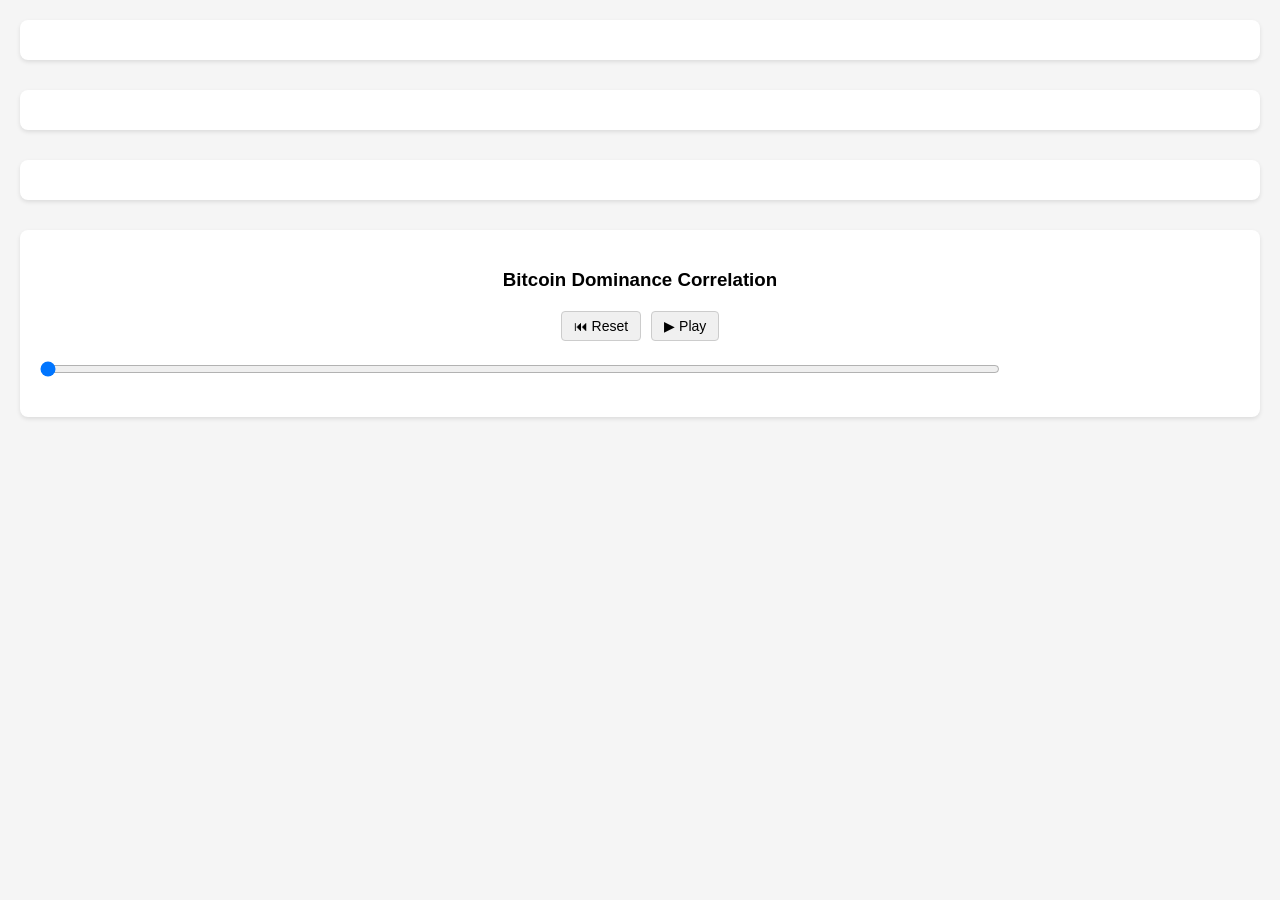
<file: old/bitcoindom.html>
<!DOCTYPE html>
<html>
<head>
    <title>Crypto Charts</title>
    <script src="https://d3js.org/d3.v7.min.js"></script>
    <style>
        body {
            font-family: Arial, sans-serif;
            margin: 20px;
            background-color: #f5f5f5;
        }
        .chart-container {
            background: white;
            padding: 20px;
            border-radius: 8px;
            box-shadow: 0 2px 4px rgba(0,0,0,0.1);
            margin-bottom: 30px;
        }
        .line {
            fill: none;
            stroke-width: 2;
        }
        .line.bitcoin { stroke: #f7931a; }  /* Bitcoin orange */
        .line.pepe { stroke: #00b894; }     /* PEPE green */
        .line.bonk { stroke: #e84393; }     /* BONK pink */
        .line.doge { stroke: #ffd32a; }     /* DOGE yellow */
        .line.floki { stroke: #0984e3; }    /* FLOKI blue */
        .line.shib { stroke: #e17055; }     /* SHIB orange-red */
        .axis-label {
            font-size: 12px;
        }
        .title {
            font-size: 18px;
            font-weight: bold;
            text-anchor: middle;
        }
        .tooltip {
            position: absolute;
            padding: 8px;
            background: rgba(0, 0, 0, 0.8);
            color: white;
            border-radius: 4px;
            font-size: 12px;
            pointer-events: none;
        }
        /* Correlation heatmap styles */
        .correlation-bar {
            transition: all 0.5s ease-in-out;
        }
        .correlation-label {
            font-size: 12px;
            font-weight: bold;
        }
        .correlation-value {
            font-size: 12px;
            text-anchor: end;
        }
        .correlation-legend {
            font-size: 10px;
        }
        .correlation-controls {
            display: flex;
            justify-content: center;
            margin-bottom: 10px;
            gap: 10px;
        }
        .correlation-button {
            background: #f0f0f0;
            border: 1px solid #ccc;
            border-radius: 4px;
            padding: 6px 12px;
            cursor: pointer;
            font-size: 14px;
        }
        .correlation-button:hover {
            background: #e0e0e0;
        }
        .correlation-slider {
            width: 80%;
            margin: 10px auto;
        }
        .correlation-period {
            display: flex;
            justify-content: space-between;
            width: 80%;
            margin: 5px auto;
            font-size: 12px;
            color: #666;
        }
        .correlation-period span.active {
            font-weight: bold;
            color: #333;
        }
    </style>
</head>
<body>
    <div class="chart-container" id="bitcoin-chart"></div>
    <div class="chart-container" id="combined-memecoin-chart"></div>
    <div class="chart-container" id="filtered-memecoin-chart"></div>
    <div class="chart-container" id="correlation-heatmap">
        <h3 id="correlation-title" style="text-align: center; margin-bottom: 20px;">Bitcoin Dominance Correlation</h3>
        <div id="correlation-chart"></div>
        <div class="correlation-controls">
            <button id="reset-button" class="correlation-button">⏮ Reset</button>
            <button id="play-button" class="correlation-button">▶ Play</button>
        </div>
        <input type="range" id="period-slider" class="correlation-slider" min="0" value="0" step="1">
        <div id="period-labels" class="correlation-period"></div>
    </div>
    <!-- <div class="chart-container" id="pepe-chart"></div>
    <div class="chart-container" id="bonk-chart"></div>
    <div class="chart-container" id="doge-chart"></div>
    <div class="chart-container" id="floki-chart"></div>
    <div class="chart-container" id="shib-chart"></div> -->

    <script src="createPriceChart.js"></script>
    <script>
        // Set the dimensions and margins of the graphs
        const margin = {top: 40, right: 30, bottom: 50, left: 100};
        const width = 960 - margin.left - margin.right;
        const height = 500 - margin.top - margin.bottom;

        // Create tooltip div
        const tooltip = d3.select("body").append("div")
            .attr("class", "tooltip")
            .style("opacity", 0);

        // Function to create SVG container
        function createSvg(containerId) {
            return d3.select(containerId)
                .append("svg")
                .attr("width", width + margin.left + margin.right)
                .attr("height", height + margin.top + margin.bottom)
                .append("g")
                .attr("transform", `translate(${margin.left},${margin.top})`);
        }

        // Create SVG containers for all charts
        const svgBitcoin = createSvg("#bitcoin-chart");
        const svgCombined = createSvg("#combined-memecoin-chart");
        const svgFiltered = createSvg("#filtered-memecoin-chart");
        const svgPepe = createSvg("#pepe-chart");
        const svgBonk = createSvg("#bonk-chart");
        const svgDoge = createSvg("#doge-chart");
        const svgFloki = createSvg("#floki-chart");
        const svgShib = createSvg("#shib-chart");

        // Load Bitcoin, Ethereum, and Other dominance data
        d3.json("data.json").then(function(jsonData) {
            const data = jsonData.data.points.map(d => ({
                date: new Date(parseInt(d.timestamp) * 1000),
                bitcoin: d.dominance[0],
                ethereum: d.dominance[1], // Assuming Ethereum is the second entry
                other: 100 - d.dominance[0] - d.dominance[1] // Calculating other dominance
            }));

            const x = d3.scaleTime()
                .domain(d3.extent(data, d => d.date))
                .range([0, width]);

            const y = d3.scaleLinear()
                .domain([0, 100])
                .range([height, 0]);

            svgBitcoin.append("g")
                .attr("transform", `translate(0,${height})`)
                .call(d3.axisBottom(x));

            svgBitcoin.append("g")
                .call(d3.axisLeft(y));

            // Define the area generators
            const areaBitcoin = d3.area()
                .x(d => x(d.date))
                .y0(height)
                .y1(d => y(d.bitcoin));

            const areaEthereum = d3.area()
                .x(d => x(d.date))
                .y0(d => y(d.bitcoin))
                .y1(d => y(d.bitcoin + d.ethereum));

            const areaOther = d3.area()
                .x(d => x(d.date))
                .y0(d => y(d.bitcoin + d.ethereum))
                .y1(d => y(100));

            // Add the areas
            svgBitcoin.append("path")
                .datum(data)
                .attr("class", "area bitcoin")
                .attr("d", areaBitcoin)
                .style("fill", "#f7931a");

            svgBitcoin.append("path")
                .datum(data)
                .attr("class", "area ethereum")
                .attr("d", areaEthereum)
                .style("fill", "#627eea"); // Ethereum blue

            svgBitcoin.append("path")
                .datum(data)
                .attr("class", "area other")
                .attr("d", areaOther)
                .style("fill", "#cccccc"); // Grey for other

            svgBitcoin.append("text")
                .attr("class", "axis-label")
                .attr("text-anchor", "middle")
                .attr("x", width / 2)
                .attr("y", height + margin.bottom - 5)
                .text("Date");

            svgBitcoin.append("text")
                .attr("class", "axis-label")
                .attr("text-anchor", "middle")
                .attr("transform", "rotate(-90)")
                .attr("y", -margin.left + 20)
                .attr("x", -height / 2)
                .text("Market Dominance (%)");

            svgBitcoin.append("text")
                .attr("class", "title")
                .attr("x", width / 2)
                .attr("y", -margin.top / 2)
                .text("Cryptocurrency Market Dominance Over Time");

            // Add legend
            const legend = svgBitcoin.append("g")
                .attr("class", "legend")
                .attr("transform", `translate(${width - 150}, 20)`);

            const legendData = [
                { name: "Bitcoin", color: "#f7931a" },
                { name: "Ethereum", color: "#627eea" },
                { name: "Other", color: "#cccccc" }
            ];

            legendData.forEach((item, i) => {
                const legendItem = legend.append("g")
                    .attr("transform", `translate(0, ${i * 20})`);

                legendItem.append("rect")
                    .attr("x", 0)
                    .attr("y", 0)
                    .attr("width", 18)
                    .attr("height", 18)
                    .style("fill", item.color);

                legendItem.append("text")
                    .attr("x", 25)
                    .attr("y", 14)
                    .text(item.name)
                    .style("font-size", "12px");
            });

            // Add hover effects
            const focus = svgBitcoin.append("g")
                .style("display", "none");

            focus.append("circle")
                .attr("r", 5)
                .style("fill", "black");

            svgBitcoin.append("rect")
                .attr("width", width)
                .attr("height", height)
                .style("fill", "none")
                .style("pointer-events", "all")
                .on("mouseover", () => {
                    focus.style("display", null);
                    tooltip.style("opacity", 1);
                })
                .on("mouseout", () => {
                    focus.style("display", "none");
                    tooltip.style("opacity", 0);
                })
                .on("mousemove", event => {
                    const bisect = d3.bisector(d => d.date).left;
                    const x0 = x.invert(d3.pointer(event)[0]);
                    const i = bisect(data, x0, 1);
                    const d0 = data[i - 1];
                    const d1 = data[i];
                    const d = x0 - d0.date > d1.date - x0 ? d1 : d0;

                    focus.attr("transform", `translate(${x(d.date)},${y(d.bitcoin)})`);
                    tooltip
                        .style("left", (event.pageX + 10) + "px")
                        .style("top", (event.pageY - 10) + "px")
                        .html(`Date: ${d.date.toLocaleDateString()}<br>Bitcoin: ${d.bitcoin.toFixed(2)}%<br>Ethereum: ${d.ethereum.toFixed(2)}%<br>Other: ${d.other.toFixed(2)}%`);
                });
        });

        // Function to process cryptocurrency data
        function processCryptoData(jsonData) {
            return Object.entries(jsonData.data.points).map(([timestamp, values]) => ({
                date: new Date(parseInt(timestamp) * 1000),
                price: values.v[0]
            })).sort((a, b) => a.date - b.date);
        }

        // Load and create charts for all cryptocurrencies
        const cryptoConfigs = [
            { file: "pepe.json", svg: svgPepe, name: "PEPE", className: "pepe", color: "#00b894" },
            { file: "bonk.json", svg: svgBonk, name: "BONK", className: "bonk", color: "#e84393" },
            { file: "doge.json", svg: svgDoge, name: "DOGE", className: "doge", color: "#ffd32a" },
            { file: "floki.json", svg: svgFloki, name: "FLOKI", className: "floki", color: "#0984e3" },
            { file: "shib.json", svg: svgShib, name: "SHIB", className: "shib", color: "#e17055" }
        ];

        // Create combined memecoin chart
        Promise.all([
            ...cryptoConfigs.map(config => 
                d3.json(config.file).then(jsonData => ({
                    ...config,
                    data: processCryptoData(jsonData)
                }))
            ),
            d3.json("data.json").then(jsonData => ({
                name: "Bitcoin Dominance",
                className: "bitcoin",
                color: "#f7931a",
                data: jsonData.data.points.map(d => ({
                    date: new Date(parseInt(d.timestamp) * 1000),
                    dominance: d.dominance[0]
                }))
            })),
            d3.json("data.json").then(jsonData => ({
                name: "Altcoin Dominance",
                className: "altcoin",
                color: "#6c5ce7", // Purple color for altcoin dominance
                data: jsonData.data.points.map(d => ({
                    date: new Date(parseInt(d.timestamp) * 1000),
                    dominance: 100 - d.dominance[0] // Inverse of Bitcoin dominance
                }))
            }))
        ]).then(results => {
            const memecoinResults = results.slice(0, -2);
            const bitcoinDominance = results[results.length - 2];
            const altcoinDominance = results[results.length - 1];

            // Find the overall date range
            const allDates = memecoinResults.flatMap(r => r.data.map(d => d.date));
            const xDomain = [d3.min(allDates), d3.max(allDates)];
            
            // Find the overall price range
            const allPrices = memecoinResults.flatMap(r => r.data.map(d => d.price));
            const yDomain = [d3.min(allPrices), d3.max(allPrices)];

            const x = d3.scaleTime()
                .domain(xDomain)
                .range([0, width]);

            const y = d3.scaleLog()
                .domain(yDomain)
                .range([height, 0]);

            const y2 = d3.scaleLinear()
                .domain([0, 100])
                .range([height, 0]);

            // Add axes
            svgCombined.append("g")
                .attr("transform", `translate(0,${height})`)
                .call(d3.axisBottom(x))
                .selectAll("text")
                .style("text-anchor", "end")
                .attr("dx", "-.8em")
                .attr("dy", ".15em")
                .attr("transform", "rotate(-45)");

            svgCombined.append("g")
                .call(d3.axisLeft(y)
                    .tickFormat(d => d3.format(".2e")(d)));

            svgCombined.append("g")
                .attr("transform", `translate(${width},0)`)
                .call(d3.axisRight(y2));

            // Create line generators
            const priceLine = d3.line()
                .x(d => x(d.date))
                .y(d => y(d.price));

            const dominanceLine = d3.line()
                .x(d => x(d.date))
                .y(d => y2(d.dominance));

            // Add lines for each cryptocurrency
            memecoinResults.forEach(result => {
                svgCombined.append("path")
                    .datum(result.data)
                    .attr("class", `line ${result.className}`)
                    .attr("d", priceLine);
            });

            // // Add Bitcoin and Altcoin dominance lines
            // svgCombined.append("path")
            //     .datum(bitcoinDominance.data)
            //     .attr("class", "line bitcoin")
            //     .attr("d", dominanceLine)
            //     .style("stroke-dasharray", "5,5"); // Make it dashed to distinguish

            svgCombined.append("path")
                .datum(altcoinDominance.data)
                .attr("class", "line")
                .attr("d", dominanceLine)
                .style("stroke", altcoinDominance.color)
                .style("stroke-dasharray", "5,5"); // Make it dashed to distinguish

            // Add labels
            svgCombined.append("text")
                .attr("class", "axis-label")
                .attr("text-anchor", "middle")
                .attr("x", width / 2)
                .attr("y", height + margin.bottom - 5)
                .text("Date");

            svgCombined.append("text")
                .attr("class", "axis-label")
                .attr("text-anchor", "middle")
                .attr("transform", "rotate(-90)")
                .attr("y", -margin.left + 20)
                .attr("x", -height / 2)
                .text("Price (USD)");

            svgCombined.append("text")
                .attr("class", "axis-label")
                .attr("text-anchor", "middle")
                .attr("transform", "rotate(-90)")
                .attr("y", width + margin.right + 20)
                .attr("x", -height / 2)
                .text("Bitcoin Dominance (%)");

            svgCombined.append("text")
                .attr("class", "title")
                .attr("x", width / 2)
                .attr("y", -margin.top / 2)
                .text("Memecoin Prices vs Bitcoin Dominance");

            // Add legend
            const legend = svgCombined.append("g")
                .attr("class", "legend")
                .attr("transform", `translate(${width - 150}, 20)`);

            [...memecoinResults, bitcoinDominance, altcoinDominance].forEach((result, i) => {
                const legendItem = legend.append("g")
                    .attr("transform", `translate(0, ${i * 20})`);

                legendItem.append("line")
                    .attr("x1", 0)
                    .attr("x2", 20)
                    .attr("stroke", result.color)
                    .attr("class", result.className ? `line ${result.className}` : "line")
                    .style("stroke-dasharray", i >= memecoinResults.length ? "5,5" : "none");

                legendItem.append("text")
                    .attr("x", 25)
                    .attr("y", 5)
                    .text(result.name)
                    .style("font-size", "12px");
            });

            // Add hover effects
            const focusLines = [...memecoinResults.map(result => ({
                focus: svgCombined.append("g").style("display", "none"),
                data: result.data,
                name: result.name,
                color: result.color,
                isPrice: true
            })), {
                focus: svgCombined.append("g").style("display", "none"),
                data: bitcoinDominance.data,
                name: "Bitcoin Dominance",
                color: bitcoinDominance.color,
                isPrice: false
            }, {
                focus: svgCombined.append("g").style("display", "none"),
                data: altcoinDominance.data,
                name: "Altcoin Dominance",
                color: altcoinDominance.color,
                isPrice: false
            }];

            focusLines.forEach(({focus, color}) => {
                focus.append("circle")
                    .attr("r", 5)
                    .style("fill", color);
            });

            svgCombined.append("rect")
                .attr("width", width)
                .attr("height", height)
                .style("fill", "none")
                .style("pointer-events", "all")
                .on("mouseover", () => {
                    focusLines.forEach(f => f.focus.style("display", null));
                    tooltip.style("opacity", 1);
                })
                .on("mouseout", () => {
                    focusLines.forEach(f => f.focus.style("display", "none"));
                    tooltip.style("opacity", 0);
                })
                .on("mousemove", event => {
                    const bisect = d3.bisector(d => d.date).left;
                    const x0 = x.invert(d3.pointer(event)[0]);
                    
                    let tooltipContent = `Date: ${x0.toLocaleDateString()}<br>`;
                    
                    focusLines.forEach(({focus, data, name, color, isPrice}) => {
                        const i = bisect(data, x0, 1);
                        if (i > 0 && i < data.length) {
                            const d0 = data[i - 1];
                            const d1 = data[i];
                            const d = x0 - d0.date > d1.date - x0 ? d1 : d0;
                            
                            const yPos = isPrice ? y(d.price) : y2(d.dominance);
                            focus.attr("transform", `translate(${x(d.date)},${yPos})`);
                            
                            if (isPrice) {
                                tooltipContent += `${name}: $${d.price.toExponential(6)}<br>`;
                            } else {
                                tooltipContent += `${name}: ${d.dominance.toFixed(2)}%<br>`;
                            }
                        }
                    });

                    tooltip
                        .style("left", (event.pageX + 10) + "px")
                        .style("top", (event.pageY - 10) + "px")
                        .html(tooltipContent);
                });
        });

        // Create filtered memecoin chart (after 2022)
        Promise.all([
            ...cryptoConfigs.map(config => 
                d3.json(config.file).then(jsonData => ({
                    ...config,
                    data: processCryptoData(jsonData).filter(d => d.date.getFullYear() >= 2022)
                }))
            ),
            d3.json("data.json").then(jsonData => ({
                name: "Bitcoin Dominance",
                className: "bitcoin",
                color: "#f7931a",
                data: jsonData.data.points.map(d => ({
                    date: new Date(parseInt(d.timestamp) * 1000),
                    dominance: d.dominance[0]
                })).filter(d => d.date.getFullYear() >= 2022)
            }))
        ]).then(results => {
            const filteredMemecoinResults = results.slice(0, -1);
            const bitcoinDominance = results[results.length - 1];

            // Find the overall date range for filtered data
            const allDates = filteredMemecoinResults.flatMap(r => r.data.map(d => d.date));
            const xDomain = [d3.min(allDates), d3.max(allDates)];
            
            // Find the overall price range for filtered data
            const allPrices = filteredMemecoinResults.flatMap(r => r.data.map(d => d.price));
            const yDomain = [d3.min(allPrices), d3.max(allPrices)];

            const x = d3.scaleTime()
                .domain(xDomain)
                .range([0, width]);

            const y = d3.scaleLog()
                .domain(yDomain)
                .range([height, 0]);

            const y2 = d3.scaleLinear()
                .domain([0, 100])
                .range([height, 0]);

            // Add axes
            svgFiltered.append("g")
                .attr("transform", `translate(0,${height})`)
                .call(d3.axisBottom(x))
                .selectAll("text")
                .style("text-anchor", "end")
                .attr("dx", "-.8em")
                .attr("dy", ".15em")
                .attr("transform", "rotate(-45)");

            svgFiltered.append("g")
                .call(d3.axisLeft(y)
                    .tickFormat(d => d3.format(".2e")(d)));

            svgFiltered.append("g")
                .attr("transform", `translate(${width},0)`)
                .call(d3.axisRight(y2));

            // Create line generators
            const priceLine = d3.line()
                .x(d => x(d.date))
                .y(d => y(d.price));

            const dominanceLine = d3.line()
                .x(d => x(d.date))
                .y(d => y2(d.dominance));

            // Add lines for each cryptocurrency
            filteredMemecoinResults.forEach(result => {
                svgFiltered.append("path")
                    .datum(result.data)
                    .attr("class", `line ${result.className}`)
                    .attr("d", priceLine);
            });

            // Add Bitcoin dominance line
            svgFiltered.append("path")
                .datum(bitcoinDominance.data)
                .attr("class", "line bitcoin")
                .attr("d", dominanceLine)
                .style("stroke-dasharray", "5,5");

            // Add labels
            svgFiltered.append("text")
                .attr("class", "axis-label")
                .attr("text-anchor", "middle")
                .attr("x", width / 2)
                .attr("y", height + margin.bottom - 5)
                .text("Date");

            svgFiltered.append("text")
                .attr("class", "axis-label")
                .attr("text-anchor", "middle")
                .attr("transform", "rotate(-90)")
                .attr("y", -margin.left + 20)
                .attr("x", -height / 2)
                .text("Price (USD)");

            svgFiltered.append("text")
                .attr("class", "axis-label")
                .attr("text-anchor", "middle")
                .attr("transform", "rotate(-90)")
                .attr("y", width + margin.right + 20)
                .attr("x", -height / 2)
                .text("Bitcoin Dominance (%)");

            svgFiltered.append("text")
                .attr("class", "title")
                .attr("x", width / 2)
                .attr("y", -margin.top / 2)
                .text("Memecoin Price vs Bitcoin Dominance Comparison (2022-Present)");

            // Add legend
            const legend = svgFiltered.append("g")
                .attr("class", "legend")
                .attr("transform", `translate(${width - 150}, 20)`);

            [...filteredMemecoinResults, bitcoinDominance].forEach((result, i) => {
                const legendItem = legend.append("g")
                    .attr("transform", `translate(0, ${i * 20})`);

                legendItem.append("line")
                    .attr("x1", 0)
                    .attr("x2", 20)
                    .attr("stroke", result.color)
                    .attr("class", result.className ? `line ${result.className}` : "line")
                    .style("stroke-dasharray", i >= filteredMemecoinResults.length ? "5,5" : "none");

                legendItem.append("text")
                    .attr("x", 25)
                    .attr("y", 5)
                    .text(result.name)
                    .style("font-size", "12px");
            });

            // Add hover effects
            const focusLines = [...filteredMemecoinResults.map(result => ({
                focus: svgFiltered.append("g").style("display", "none"),
                data: result.data,
                name: result.name,
                color: result.color,
                isPrice: true
            })), {
                focus: svgFiltered.append("g").style("display", "none"),
                data: bitcoinDominance.data,
                name: "Bitcoin Dominance",
                color: bitcoinDominance.color,
                isPrice: false
            }];

            focusLines.forEach(({focus, color}) => {
                focus.append("circle")
                    .attr("r", 5)
                    .style("fill", color);
            });

            svgFiltered.append("rect")
                .attr("width", width)
                .attr("height", height)
                .style("fill", "none")
                .style("pointer-events", "all")
                .on("mouseover", () => {
                    focusLines.forEach(f => f.focus.style("display", null));
                    tooltip.style("opacity", 1);
                })
                .on("mouseout", () => {
                    focusLines.forEach(f => f.focus.style("display", "none"));
                    tooltip.style("opacity", 0);
                })
                .on("mousemove", event => {
                    const bisect = d3.bisector(d => d.date).left;
                    const x0 = x.invert(d3.pointer(event)[0]);
                    
                    let tooltipContent = `Date: ${x0.toLocaleDateString()}<br>`;
                    
                    focusLines.forEach(({focus, data, name, color, isPrice}) => {
                        const i = bisect(data, x0, 1);
                        if (i > 0 && i < data.length) {
                            const d0 = data[i - 1];
                            const d1 = data[i];
                            const d = x0 - d0.date > d1.date - x0 ? d1 : d0;
                            
                            const yPos = isPrice ? y(d.price) : y2(d.dominance);
                            focus.attr("transform", `translate(${x(d.date)},${yPos})`);
                            
                            if (isPrice) {
                                tooltipContent += `${name}: $${d.price.toExponential(6)}<br>`;
                            } else {
                                tooltipContent += `${name}: ${d.dominance.toFixed(2)}%<br>`;
                            }
                        }
                    });

                    tooltip
                        .style("left", (event.pageX + 10) + "px")
                        .style("top", (event.pageY - 10) + "px")
                        .html(tooltipContent);
                });
        });

        cryptoConfigs.forEach(config => {
            d3.json(config.file).then(jsonData => {
                const data = processCryptoData(jsonData);
                createPriceChart(config.svg, data, config);
            });
        });

        // Create correlation heatmap
        function createCorrelationHeatmap() {
            // Function to calculate Pearson correlation coefficient
            function calculateCorrelation(xValues, yValues) {
                if (xValues.length !== yValues.length || xValues.length === 0) {
                    return 0;
                }
                
                // Calculate means
                const xMean = xValues.reduce((sum, val) => sum + val, 0) / xValues.length;
                const yMean = yValues.reduce((sum, val) => sum + val, 0) / yValues.length;
                
                // Calculate correlation coefficient
                let numerator = 0;
                let xDenominator = 0;
                let yDenominator = 0;
                
                for (let i = 0; i < xValues.length; i++) {
                    const xDiff = xValues[i] - xMean;
                    const yDiff = yValues[i] - yMean;
                    numerator += xDiff * yDiff;
                    xDenominator += xDiff * xDiff;
                    yDenominator += yDiff * yDiff;
                }
                
                if (xDenominator === 0 || yDenominator === 0) {
                    return 0;
                }
                
                return numerator / Math.sqrt(xDenominator * yDenominator);
            }
            
            // Define dimensions for the heatmap
            const margin = {top: 40, right: 100, bottom: 100, left: 60};
            const width = 960 - margin.left - margin.right;
            const height = 400 - margin.top - margin.bottom;
            
            // Create SVG for the correlation heatmap
            const svg = d3.select("#correlation-chart")
                .append("svg")
                .attr("width", width + margin.left + margin.right)
                .attr("height", height + margin.top + margin.bottom)
                .append("g")
                .attr("transform", `translate(${margin.left},${margin.top})`);
            
            // Load Bitcoin dominance and cryptocurrency data
            Promise.all([
                d3.json("data.json"),
                ...cryptoConfigs.map(config => d3.json(config.file))
            ]).then(results => {
                const btcDomData = results[0];
                const coinDataResults = results.slice(1).map((data, index) => ({
                    ...cryptoConfigs[index],
                    data
                }));
                
                // Process Bitcoin dominance data
                const btcDominanceData = btcDomData.data.points.map(point => ({
                    timestamp: parseInt(point.timestamp),
                    dominance: point.dominance[0]
                }));
                
                // Process price data for each coin
                const processedCoinData = coinDataResults.map(result => {
                    const priceData = Object.entries(result.data.data.points).map(([timestamp, values]) => ({
                        timestamp: parseInt(timestamp),
                        price: values.v[0]
                    }));
                    return { ...result, priceData };
                });
                
                // Group data by quarters
                const quarterlyData = [];
                
                // Define quarters (start from 2019 or the earliest data available)
                const timestamps = [
                    ...btcDominanceData.map(d => d.timestamp),
                    ...processedCoinData.flatMap(c => c.priceData.map(d => d.timestamp))
                ];
                const startTimestamp = d3.min(timestamps);
                const endTimestamp = d3.max(timestamps);
                
                const startDate = new Date(startTimestamp * 1000);
                const endDate = new Date(endTimestamp * 1000);
                
                const startYear = startDate.getFullYear();
                const endYear = endDate.getFullYear();
                
                for (let year = startYear; year <= endYear; year++) {
                    for (let quarter = 1; quarter <= 4; quarter++) {
                        // Skip future quarters
                        const currentDate = new Date();
                        if (year > currentDate.getFullYear() || 
                           (year === currentDate.getFullYear() && quarter > Math.ceil((currentDate.getMonth() + 1) / 3))) {
                            continue;
                        }
                        
                        const startDate = new Date(year, (quarter - 1) * 3, 1).getTime() / 1000;
                        const endDate = new Date(year, quarter * 3, 0).getTime() / 1000;
                        
                        // Filter data for this quarter
                        const btcDomForQuarter = btcDominanceData.filter(
                            item => item.timestamp >= startDate && item.timestamp <= endDate
                        );
                        
                        if (btcDomForQuarter.length === 0) continue;
                        
                        const correlations = [];
                        
                        for (const coin of processedCoinData) {
                            const coinDataForQuarter = coin.priceData.filter(
                                item => item.timestamp >= startDate && item.timestamp <= endDate
                            );
                            
                            if (coinDataForQuarter.length === 0) continue;
                            
                            // Find data points that have both BTC dominance and price
                            // by merging on closest timestamps
                            const btcDomValues = [];
                            const coinPriceValues = [];
                            
                            // Get all timestamps
                            const allTimestamps = [...new Set([
                                ...btcDomForQuarter.map(d => d.timestamp),
                                ...coinDataForQuarter.map(d => d.timestamp)
                            ])].sort((a, b) => a - b);
                            
                            // For each timestamp, find the closest data point
                            for (const timestamp of allTimestamps) {
                                const closestBtcDom = btcDomForQuarter.reduce((prev, curr) => 
                                    Math.abs(curr.timestamp - timestamp) < Math.abs(prev.timestamp - timestamp) ? curr : prev
                                );
                                
                                const closestCoinPrice = coinDataForQuarter.reduce((prev, curr) => 
                                    Math.abs(curr.timestamp - timestamp) < Math.abs(prev.timestamp - timestamp) ? curr : prev
                                );
                                
                                // Only use if they're close enough (within 2 days)
                                if (Math.abs(closestBtcDom.timestamp - timestamp) < 172800 && 
                                    Math.abs(closestCoinPrice.timestamp - timestamp) < 172800) {
                                    btcDomValues.push(closestBtcDom.dominance);
                                    coinPriceValues.push(closestCoinPrice.price);
                                }
                            }
                            
                            // Calculate correlation if we have enough data points
                            if (btcDomValues.length > 5) {
                                const correlation = calculateCorrelation(btcDomValues, coinPriceValues);
                                
                                correlations.push({
                                    coin: coin.name,
                                    correlation: isNaN(correlation) ? 0 : correlation,
                                    color: coin.color
                                });
                            } else {
                                correlations.push({
                                    coin: coin.name,
                                    correlation: 0,
                                    color: coin.color
                                });
                            }
                        }
                        
                        // Only add the quarter if we have correlations
                        if (correlations.length > 0) {
                            quarterlyData.push({
                                period: `Q${quarter} ${year}`,
                                timestamp: startDate,
                                correlations
                            });
                        }
                    }
                }
                
                // Sort by timestamp
                quarterlyData.sort((a, b) => a.timestamp - b.timestamp);
                
                // Set up the visualization
                if (quarterlyData.length === 0) {
                    d3.select("#correlation-chart")
                        .append("div")
                        .style("text-align", "center")
                        .style("padding", "40px")
                        .text("Not enough data to calculate correlations");
                    return;
                }
                
                // Create scales
                const y = d3.scaleBand()
                    .domain(quarterlyData[0].correlations.map(d => d.coin))
                    .range([0, height])
                    .padding(0.2);
                
                // Define color scales for correlation
                const getColorForCorrelation = (value) => {
                    // Red for negative correlation, blue for positive
                    if (value < 0) {
                        const intensity = Math.min(0.9, Math.abs(value) * 0.9 + 0.1);
                        return `rgba(220, 38, 38, ${intensity})`;
                    } else {
                        const intensity = Math.min(0.9, value * 0.9 + 0.1);
                        return `rgba(37, 99, 235, ${intensity})`;
                    }
                };
                
                // Add y axis
                svg.append("g")
                    .call(d3.axisLeft(y));
                
                // Add color legend
                const legendWidth = 200;
                const legendHeight = 20;
                
                // Add labels for the legend
                svg.append("text")
                    .attr("class", "correlation-legend")
                    .attr("x", width / 2 - legendWidth / 2)
                    .attr("y", height + 40)
                    .style("text-anchor", "start")
                    .text("Strong Negative");
                
                svg.append("text")
                    .attr("class", "correlation-legend")
                    .attr("x", width / 2)
                    .attr("y", height + 40)
                    .style("text-anchor", "middle")
                    .text("No Correlation");
                
                svg.append("text")
                    .attr("class", "correlation-legend")
                    .attr("x", width / 2 + legendWidth / 2)
                    .attr("y", height + 40)
                    .style("text-anchor", "end")
                    .text("Strong Positive");
                
                // Create gradient for the legend
                const defs = svg.append("defs");
                
                const negGradient = defs.append("linearGradient")
                    .attr("id", "neg-correlation-gradient")
                    .attr("x1", "0%")
                    .attr("x2", "100%");
                
                negGradient.append("stop")
                    .attr("offset", "0%")
                    .attr("stop-color", "rgba(220, 38, 38, 0.9)"); // Strong red
                
                negGradient.append("stop")
                    .attr("offset", "100%")
                    .attr("stop-color", "rgba(220, 38, 38, 0.1)"); // Light red
                
                const posGradient = defs.append("linearGradient")
                    .attr("id", "pos-correlation-gradient")
                    .attr("x1", "0%")
                    .attr("x2", "100%");
                
                posGradient.append("stop")
                    .attr("offset", "0%")
                    .attr("stop-color", "rgba(37, 99, 235, 0.1)"); // Light blue
                
                posGradient.append("stop")
                    .attr("offset", "100%")
                    .attr("stop-color", "rgba(37, 99, 235, 0.9)"); // Strong blue
                
                // Add the legend rectangles
                svg.append("rect")
                    .attr("x", width / 2 - legendWidth / 2)
                    .attr("y", height + 50)
                    .attr("width", legendWidth / 2)
                    .attr("height", legendHeight)
                    .style("fill", "url(#neg-correlation-gradient)");
                
                svg.append("rect")
                    .attr("x", width / 2)
                    .attr("y", height + 50)
                    .attr("width", legendWidth / 2)
                    .attr("height", legendHeight)
                    .style("fill", "url(#pos-correlation-gradient)");
                
                // Add labels for the legend values
                svg.append("text")
                    .attr("class", "correlation-legend")
                    .attr("x", width / 2 - legendWidth / 2)
                    .attr("y", height + 85)
                    .style("text-anchor", "start")
                    .text("-1.0");
                
                svg.append("text")
                    .attr("class", "correlation-legend")
                    .attr("x", width / 2)
                    .attr("y", height + 85)
                    .style("text-anchor", "middle")
                    .text("0.0");
                
                svg.append("text")
                    .attr("class", "correlation-legend")
                    .attr("x", width / 2 + legendWidth / 2)
                    .attr("y", height + 85)
                    .style("text-anchor", "end")
                    .text("+1.0");
                
                // Add description text
                svg.append("text")
                    .attr("x", width / 2)
                    .attr("y", height + 110)
                    .style("text-anchor", "middle")
                    .style("font-size", "11px")
                    .style("fill", "#666")
                    .text("Negative correlation: prices move opposite to Bitcoin dominance");
                
                svg.append("text")
                    .attr("x", width / 2)
                    .attr("y", height + 125)
                    .style("text-anchor", "middle")
                    .style("font-size", "11px")
                    .style("fill", "#666")
                    .text("Positive correlation: prices move with Bitcoin dominance");
                
                // Create the initial bars
                const currentPeriod = 0;
                const period = quarterlyData[currentPeriod];
                
                // Update the title
                d3.select("#correlation-title")
                    .text(`Bitcoin Dominance Correlation - ${period.period}`);
                
                // Create the bars
                svg.selectAll(".correlation-bar")
                    .data(period.correlations)
                    .enter()
                    .append("rect")
                    .attr("class", "correlation-bar")
                    .attr("x", d => {
                        if (d.correlation < 0) {
                            return width / 2 - Math.abs(d.correlation) * (width / 2);
                        } else {
                            return width / 2;
                        }
                    })
                    .attr("y", d => y(d.coin))
                    .attr("width", d => Math.abs(d.correlation) * (width / 2))
                    .attr("height", y.bandwidth())
                    .attr("fill", d => getColorForCorrelation(d.correlation));
                
                // Add a vertical line at the center
                svg.append("line")
                    .attr("x1", width / 2)
                    .attr("x2", width / 2)
                    .attr("y1", 0)
                    .attr("y2", height)
                    .style("stroke", "#999")
                    .style("stroke-width", 1)
                    .style("stroke-dasharray", "3,3");
                
                // Add correlation values
                svg.selectAll(".correlation-value")
                    .data(period.correlations)
                    .enter()
                    .append("text")
                    .attr("class", "correlation-value")
                    .attr("x", d => {
                        if (d.correlation < 0) {
                            return width / 2 - Math.abs(d.correlation) * (width / 2) - 10;
                        } else {
                            return width / 2 + Math.abs(d.correlation) * (width / 2) + 10;
                        }
                    })
                    .attr("y", d => y(d.coin) + y.bandwidth() / 2)
                    .attr("dominant-baseline", "middle")
                    .attr("text-anchor", d => d.correlation < 0 ? "end" : "start")
                    .text(d => d.correlation.toFixed(2));
                
                // Set up the period slider
                const slider = d3.select("#period-slider")
                    .attr("max", quarterlyData.length - 1);
                
                // Add period labels
                const periodLabels = d3.select("#period-labels");
                
                if (quarterlyData.length <= 10) {
                    // If there are 10 or fewer periods, show all labels
                    quarterlyData.forEach((period, i) => {
                        periodLabels.append("span")
                            .attr("id", `period-label-${i}`)
                            .text(period.period)
                            .classed("active", i === currentPeriod);
                    });
                } else {
                    // Otherwise, show only some labels
                    const step = Math.ceil(quarterlyData.length / 6);
                    quarterlyData.forEach((period, i) => {
                        if (i % step === 0 || i === quarterlyData.length - 1) {
                            periodLabels.append("span")
                                .attr("id", `period-label-${i}`)
                                .text(period.period)
                                .classed("active", i === currentPeriod);
                        } else {
                            periodLabels.append("span").style("opacity", 0);
                        }
                    });
                }
                
                // Set up animation controls
                let isPlaying = false;
                let animationInterval;
                
                // Function to update the visualization for a specific period
                function updateVisualization(periodIndex) {
                    const period = quarterlyData[periodIndex];
                    
                    // Update the title
                    d3.select("#correlation-title")
                        .text(`Bitcoin Dominance Correlation - ${period.period}`);
                    
                    // Update the active period label
                    d3.selectAll("#period-labels span").classed("active", false);
                    d3.select(`#period-label-${periodIndex}`).classed("active", true);
                    
                    // Update the bars
                    svg.selectAll(".correlation-bar")
                        .data(period.correlations)
                        .transition()
                        .duration(500)
                        .attr("x", d => {
                            if (d.correlation < 0) {
                                return width / 2 - Math.abs(d.correlation) * (width / 2);
                            } else {
                                return width / 2;
                            }
                        })
                        .attr("width", d => Math.abs(d.correlation) * (width / 2))
                        .attr("fill", d => getColorForCorrelation(d.correlation));
                    
                    // Update the correlation values
                    svg.selectAll(".correlation-value")
                        .data(period.correlations)
                        .transition()
                        .duration(500)
                        .attr("x", d => {
                            if (d.correlation < 0) {
                                return width / 2 - Math.abs(d.correlation) * (width / 2) - 10;
                            } else {
                                return width / 2 + Math.abs(d.correlation) * (width / 2) + 10;
                            }
                        })
                        .text(d => d.correlation.toFixed(2));
                    
                    // Update the slider
                    slider.property("value", periodIndex);
                }
                
                // Play button functionality
                d3.select("#play-button").on("click", function() {
                    if (isPlaying) {
                        // Pause
                        clearInterval(animationInterval);
                        d3.select(this).html("▶ Play");
                    } else {
                        // Play
                        let currentIndex = parseInt(slider.property("value"));
                        
                        // If at the end, reset to beginning
                        if (currentIndex >= quarterlyData.length - 1) {
                            currentIndex = 0;
                            updateVisualization(currentIndex);
                        }
                        
                        animationInterval = setInterval(() => {
                            currentIndex++;
                            if (currentIndex >= quarterlyData.length) {
                                clearInterval(animationInterval);
                                isPlaying = false;
                                d3.select("#play-button").html("▶ Play");
                                return;
                            }
                            updateVisualization(currentIndex);
                        }, 1000);
                        
                        d3.select(this).html("⏸ Pause");
                    }
                    
                    isPlaying = !isPlaying;
                });
                
                // Reset button functionality
                d3.select("#reset-button").on("click", function() {
                    clearInterval(animationInterval);
                    isPlaying = false;
                    d3.select("#play-button").html("▶ Play");
                    updateVisualization(0);
                });
                
                // Slider functionality
                slider.on("input", function() {
                    clearInterval(animationInterval);
                    isPlaying = false;
                    d3.select("#play-button").html("▶ Play");
                    updateVisualization(parseInt(this.value));
                });
            }).catch(error => {
                console.error("Error loading data:", error);
                d3.select("#correlation-chart")
                    .append("div")
                    .style("text-align", "center")
                    .style("padding", "40px")
                    .text("Error loading data. Please check the console for details.");
            });
        }
        
        // Call the function to create the correlation heatmap
        createCorrelationHeatmap();
    </script>
</body>
</html>
</file>
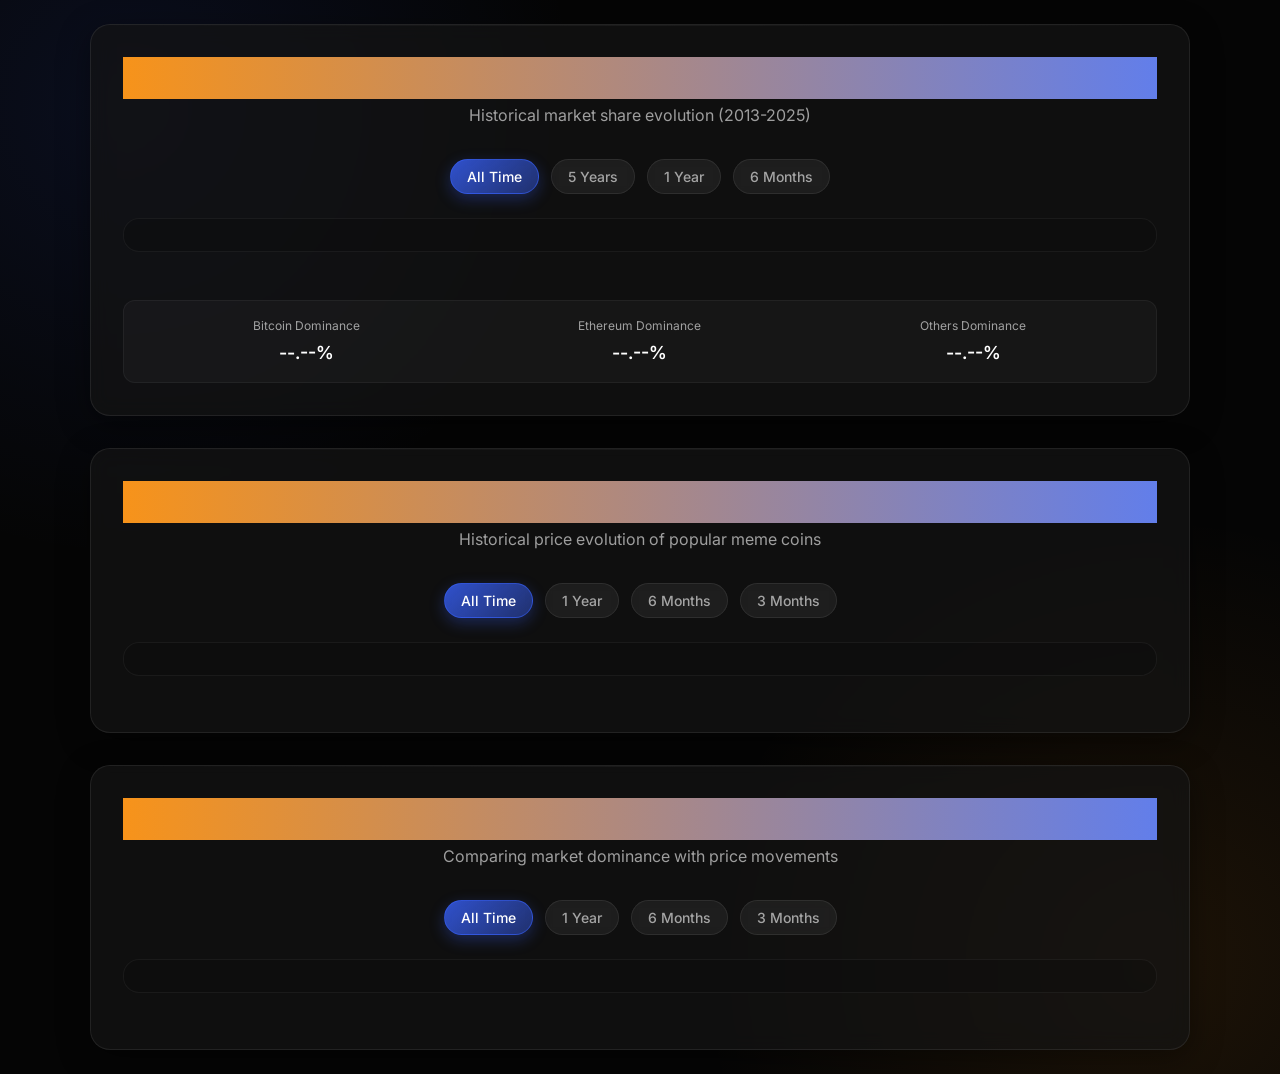
<file: old/index-2.html>
<!DOCTYPE html>
<html lang="en">
<head>
    <meta charset="UTF-8">
    <meta name="viewport" content="width=device-width, initial-scale=1.0">
    <title>Crypto Market Dominance</title>
    <script src="https://d3js.org/d3.v7.min.js"></script>
    <link rel="preconnect" href="https://fonts.googleapis.com">
    <link rel="preconnect" href="https://fonts.gstatic.com" crossorigin>
    <link href="https://fonts.googleapis.com/css2?family=Inter:wght@300;400;500;600;700&display=swap" rel="stylesheet">
    <style>
        :root {
            --bg-color: #050505;
            --card-bg: rgba(20, 20, 20, 0.7);
            --card-border: rgba(255, 255, 255, 0.08);
            --text-primary: #ffffff;
            --text-secondary: rgba(255, 255, 255, 0.6);
            --accent-color: #3861fb;
            --bitcoin-gradient-start: rgba(247, 147, 26, 0.8);
            --bitcoin-gradient-end: rgba(247, 147, 26, 0.2);
            --ethereum-gradient-start: rgba(98, 126, 234, 0.8);
            --ethereum-gradient-end: rgba(98, 126, 234, 0.2);
            --others-gradient-start: rgba(140, 140, 140, 0.8);
            --others-gradient-end: rgba(140, 140, 140, 0.2);
            --border-radius: 20px;
            --card-shadow: 0 8px 32px rgba(0, 0, 0, 0.4);
            --glass-highlight: rgba(255, 255, 255, 0.05);
        }

        * {
            margin: 0;
            padding: 0;
            box-sizing: border-box;
        }

        body {
            font-family: 'Inter', -apple-system, BlinkMacSystemFont, sans-serif;
            background-color: var(--bg-color);
            background-image: 
                radial-gradient(circle at 10% 10%, rgba(56, 97, 251, 0.1), transparent 30%),
                radial-gradient(circle at 90% 90%, rgba(247, 147, 26, 0.1), transparent 30%);
            color: var(--text-primary);
            margin: 0;
            padding: 24px;
            line-height: 1.5;
            -webkit-font-smoothing: antialiased;
            min-height: 100vh;
        }

        .container {
            max-width: 1100px;
            margin: 0 auto;
            padding: 32px;
            background-color: var(--card-bg);
            border-radius: var(--border-radius);
            box-shadow: var(--card-shadow);
            border: 1px solid var(--card-border);
            backdrop-filter: blur(10px);
            -webkit-backdrop-filter: blur(10px);
            position: relative;
            overflow: hidden;
        }

        .container::before {
            content: '';
            position: absolute;
            top: 0;
            left: 0;
            right: 0;
            height: 1px;
            background: linear-gradient(90deg, transparent, var(--glass-highlight), transparent);
        }

        .header {
            position: relative;
            z-index: 1;
            margin-bottom: 32px;
        }

        h1 {
            font-size: 28px;
            font-weight: 700;
            margin-bottom: 4px;
            background: linear-gradient(90deg, #f7931a, #627eea);
            -webkit-text-fill-color: transparent;
            text-align: center;
            letter-spacing: -0.5px;
        }

        h3 {
            font-size: 16px;
            font-weight: 400;
            color: var(--text-secondary);
            margin-top: 0;
            margin-bottom: 8px;
            text-align: center;
        }

        .chart-container {
            position: relative;
            margin-bottom: 24px;
            border-radius: 16px;
            overflow: hidden;
            background: rgba(10, 10, 10, 0.3);
            border: 1px solid rgba(255, 255, 255, 0.05);
            padding: 16px;
        }

        .tooltip {
            position: absolute;
            padding: 12px 16px;
            background: rgba(15, 15, 15, 0.85);
            border: 1px solid rgba(255, 255, 255, 0.1);
            border-radius: 12px;
            pointer-events: none;
            font-size: 14px;
            box-shadow: 0 4px 20px rgba(0, 0, 0, 0.4);
            opacity: 0;
            transition: opacity 0.2s;
            color: var(--text-primary);
            z-index: 10;
            backdrop-filter: blur(5px);
            -webkit-backdrop-filter: blur(5px);
        }

        .legend {
            display: flex;
            justify-content: center;
            margin-top: 24px;
            flex-wrap: wrap;
        }

        .legend-item {
            display: flex;
            align-items: center;
            margin: 0 16px 8px;
            padding: 8px 16px;
            background: rgba(255, 255, 255, 0.05);
            border-radius: 30px;
            transition: all 0.2s ease;
            border: 1px solid rgba(255, 255, 255, 0.08);
            user-select: none;
        }

        .legend-item:hover {
            background: rgba(255, 255, 255, 0.1);
            transform: translateY(-2px);
            box-shadow: 0 5px 15px rgba(0, 0, 0, 0.2);
        }

        .legend-item input[type="checkbox"] {
            accent-color: var(--accent-color);
            width: 16px;
            height: 16px;
            cursor: pointer;
        }

        .legend-item:hover {
            background: rgba(255, 255, 255, 0.1);
            transform: translateY(-2px);
            box-shadow: 0 5px 15px rgba(0, 0, 0, 0.2);
        }

        .legend-color {
            width: 12px;
            height: 12px;
            margin-right: 8px;
            border-radius: 50%;
        }

        .controls {
            display: flex;
            justify-content: center;
            margin-bottom: 24px;
            gap: 12px;
        }

        .time-btn {
            background: rgba(255, 255, 255, 0.05);
            border: 1px solid rgba(255, 255, 255, 0.08);
            color: var(--text-secondary);
            padding: 8px 16px;
            border-radius: 30px;
            font-family: 'Inter', sans-serif;
            font-size: 14px;
            font-weight: 500;
            cursor: pointer;
            transition: all 0.2s ease;
            backdrop-filter: blur(5px);
            -webkit-backdrop-filter: blur(5px);
        }

        .time-btn:hover {
            background: rgba(255, 255, 255, 0.1);
            transform: translateY(-2px);
            box-shadow: 0 5px 15px rgba(0, 0, 0, 0.2);
        }

        .time-btn.active, .meme-time-btn.active {
            background: linear-gradient(135deg, rgba(56, 97, 251, 0.8), rgba(56, 97, 251, 0.4));
            border: 1px solid rgba(56, 97, 251, 0.6);
            color: white;
            box-shadow: 0 5px 15px rgba(56, 97, 251, 0.3);
        }

        .axis text {
            fill: var(--text-secondary);
            font-size: 12px;
        }

        .axis path,
        .axis line {
            stroke: rgba(255, 255, 255, 0.1);
        }

        .grid line {
            stroke: rgba(255, 255, 255, 0.05);
            stroke-opacity: 0.5;
        }

        .grid path {
            stroke-width: 0;
        }

        .area {
            transition: all 0.3s ease;
        }

        .area:hover {
            filter: brightness(1.2);
        }

        .stats {
            display: flex;
            justify-content: space-between;
            margin-top: 24px;
            padding: 16px;
            background: rgba(255, 255, 255, 0.03);
            border-radius: 12px;
            border: 1px solid rgba(255, 255, 255, 0.05);
        }

        .stat-item {
            text-align: center;
            flex: 1;
        }

        .stat-label {
            font-size: 12px;
            color: var(--text-secondary);
            margin-bottom: 4px;
        }

        .stat-value {
            font-size: 18px;
            font-weight: 600;
        }

        .stat-value.positive {
            color: #00c853;
        }

        .stat-value.negative {
            color: #ff5252;
        }

        @media (max-width: 768px) {
            .container {
                padding: 20px;
            }
            
            h1 {
                font-size: 24px;
            }
            
            .controls {
                flex-wrap: wrap;
            }

            .stats {
                flex-direction: column;
                gap: 16px;
            }
        }
    </style>
</head>
<body>
    <div class="container">
        <div class="header">
            <h1>Crypto Market Dominance</h1>
            <h3>Historical market share evolution (2013-2025)</h3>
        </div>
        
        <div class="controls">
            <button class="time-btn active" data-range="all">All Time</button>
            <button class="time-btn" data-range="5y">5 Years</button>
            <button class="time-btn" data-range="1y">1 Year</button>
            <button class="time-btn" data-range="6m">6 Months</button>
        </div>
        
        <div class="chart-container">
            <div id="chart"></div>
            <div class="tooltip"></div>
        </div>
        
        <div class="legend"></div>

        <div class="stats">
            <div class="stat-item">
                <div class="stat-label">Bitcoin Dominance</div>
                <div class="stat-value" id="btc-dominance">--.--%</div>
            </div>
            <div class="stat-item">
                <div class="stat-label">Ethereum Dominance</div>
                <div class="stat-value" id="eth-dominance">--.--%</div>
            </div>
            <div class="stat-item">
                <div class="stat-label">Others Dominance</div>
                <div class="stat-value" id="others-dominance">--.--%</div>
            </div>
        </div>
    </div>

    <!-- New Meme Coins Chart Section -->
    <div class="container" style="margin-top: 32px;">
        <div class="header">
            <h1>Meme Coins Trends</h1>
            <h3>Historical price evolution of popular meme coins</h3>
        </div>
        
        <div class="controls">
            <button class="time-btn meme-time-btn active" data-range="all">All Time</button>
            <button class="time-btn meme-time-btn" data-range="1y">1 Year</button>
            <button class="time-btn meme-time-btn" data-range="6m">6 Months</button>
            <button class="time-btn meme-time-btn" data-range="3m">3 Months</button>
        </div>
        
        <div class="chart-container">
            <div id="meme-chart"></div>
            <div class="meme-tooltip tooltip"></div>
            <div class="coin-tooltip tooltip" style="border-left: 4px solid transparent; padding-left: 12px;"></div>
        </div>
        
        <div class="meme-legend legend"></div>
    </div>

    <!-- New Dual Axis Chart Section -->
    <div class="container" style="margin-top: 32px;">
        <div class="header">
            <h1>Bitcoin Dominance vs SHIB Price</h1>
            <h3>Comparing market dominance with price movements</h3>
        </div>
        
        <div class="controls">
            <button class="time-btn dual-time-btn active" data-range="all">All Time</button>
            <button class="time-btn dual-time-btn" data-range="1y">1 Year</button>
            <button class="time-btn dual-time-btn" data-range="6m">6 Months</button>
            <button class="time-btn dual-time-btn" data-range="3m">3 Months</button>
        </div>
        
        <div class="chart-container">
            <div id="dual-chart"></div>
            <div class="dual-tooltip tooltip"></div>
        </div>
        
        <div class="dual-legend legend"></div>
    </div>

    <script>
        // Load the data
        d3.json("data.json").then(function(jsonData) {
            // Parse the data
            const data = jsonData.data;
            const configs = data.configs;
            const points = data.points;
            
            // Set up dimensions
            const width = 1040;
            const height = 500;
            const margin = { top: 20, right: 30, bottom: 50, left: 60 };
            const innerWidth = width - margin.left - margin.right;
            const innerHeight = height - margin.top - margin.bottom;
            
            // Parse timestamps to Date objects
            points.forEach(d => {
                d.date = new Date(parseInt(d.timestamp) * 1000);
            });
            
            // Create SVG with responsive design
            const svg = d3.select("#chart")
                .append("svg")
                .attr("viewBox", `0 0 ${width} ${height}`)
                .attr("width", "100%")
                .attr("height", "100%")
                .append("g")
                .attr("transform", `translate(${margin.left}, ${margin.top})`);
            
            // Create gradient definitions
            const defs = svg.append("defs");
            
            // Bitcoin gradient
            const bitcoinGradient = defs.append("linearGradient")
                .attr("id", "bitcoin-gradient")
                .attr("x1", "0%")
                .attr("y1", "0%")
                .attr("x2", "0%")
                .attr("y2", "100%");
                
            bitcoinGradient.append("stop")
                .attr("offset", "0%")
                .attr("stop-color", "rgba(247, 147, 26, 0.8)");
                
            bitcoinGradient.append("stop")
                .attr("offset", "100%")
                .attr("stop-color", "rgba(247, 147, 26, 0.2)");
            
            // Ethereum gradient
            const ethereumGradient = defs.append("linearGradient")
                .attr("id", "ethereum-gradient")
                .attr("x1", "0%")
                .attr("y1", "0%")
                .attr("x2", "0%")
                .attr("y2", "100%");
                
            ethereumGradient.append("stop")
                .attr("offset", "0%")
                .attr("stop-color", "rgba(98, 126, 234, 0.8)");
                
            ethereumGradient.append("stop")
                .attr("offset", "100%")
                .attr("stop-color", "rgba(98, 126, 234, 0.2)");
            
            // Others gradient
            const othersGradient = defs.append("linearGradient")
                .attr("id", "others-gradient")
                .attr("x1", "0%")
                .attr("y1", "0%")
                .attr("x2", "0%")
                .attr("y2", "100%");
                
            othersGradient.append("stop")
                .attr("offset", "0%")
                .attr("stop-color", "rgba(140, 140, 140, 0.8)");
                
            othersGradient.append("stop")
                .attr("offset", "100%")
                .attr("stop-color", "rgba(140, 140, 140, 0.2)");
            
            // Function to filter data based on time range
            function filterData(range) {
                const now = new Date();
                let filteredPoints = points;
                
                if (range === "5y") {
                    const fiveYearsAgo = new Date();
                    fiveYearsAgo.setFullYear(now.getFullYear() - 5);
                    filteredPoints = points.filter(d => d.date >= fiveYearsAgo);
                } else if (range === "1y") {
                    const oneYearAgo = new Date();
                    oneYearAgo.setFullYear(now.getFullYear() - 1);
                    filteredPoints = points.filter(d => d.date >= oneYearAgo);
                } else if (range === "6m") {
                    const sixMonthsAgo = new Date();
                    sixMonthsAgo.setMonth(now.getMonth() - 6);
                    filteredPoints = points.filter(d => d.date >= sixMonthsAgo);
                }
                
                return filteredPoints;
            }
            
            // Function to update chart
            function updateChart(range) {
                const filteredPoints = filterData(range);
                
                // Update stats with the most recent data
                const latestData = filteredPoints[filteredPoints.length - 1];
                document.getElementById("btc-dominance").textContent = latestData.dominance[0].toFixed(2) + "%";
                document.getElementById("eth-dominance").textContent = latestData.dominance[1].toFixed(2) + "%";
                document.getElementById("others-dominance").textContent = latestData.dominance[2].toFixed(2) + "%";
                
                // Update scales
                const xScale = d3.scaleTime()
                    .domain(d3.extent(filteredPoints, d => d.date))
                    .range([0, innerWidth]);
                    
                const yScale = d3.scaleLinear()
                    .domain([0, 100])
                    .range([innerHeight, 0]);
                
                // Create stack generator
                const stack = d3.stack()
                    .keys([0, 1, 2])
                    .value((d, key) => d.dominance[key]);
                    
                const stackedData = stack(filteredPoints);
                
                // Create area generator with smooth curves
                const area = d3.area()
                    .x(d => xScale(d.data.date))
                    .y0(d => yScale(d[0]))
                    .y1(d => yScale(d[1]))
                    .curve(d3.curveCatmullRom.alpha(0.5));
                
                // Clear previous elements
                svg.selectAll(".area, .axis, .grid, .axis-label, .area-stroke").remove();
                
                // Add subtle glow effect
                const glowFilter = defs.append("filter")
                    .attr("id", "glow")
                    .attr("x", "-50%")
                    .attr("y", "-50%")
                    .attr("width", "200%")
                    .attr("height", "200%");
                
                glowFilter.append("feGaussianBlur")
                    .attr("stdDeviation", "3")
                    .attr("result", "blur");
                
                glowFilter.append("feComposite")
                    .attr("in", "SourceGraphic")
                    .attr("in2", "blur")
                    .attr("operator", "over");
                
                // Add grid lines with animation
                svg.append("g")
                    .attr("class", "grid")
                    .selectAll("line")
                    .data(yScale.ticks(5))
                    .join("line")
                    .attr("class", "grid-line")
                    .attr("x1", 0)
                    .attr("x2", innerWidth)
                    .attr("y1", d => yScale(d))
                    .attr("y2", d => yScale(d))
                    .attr("stroke", "rgba(255, 255, 255, 0.05)")
                    .attr("stroke-opacity", 0.5)
                    .attr("stroke-dasharray", "3,3");
                
                // Add areas with animation and gradients
                const gradientIds = ["bitcoin-gradient", "ethereum-gradient", "others-gradient"];
                
                svg.selectAll(".area")
                    .data(stackedData)
                    .join("path")
                    .attr("class", "area")
                    .attr("d", area)
                    .attr("fill", (d, i) => `url(#${gradientIds[i]})`)
                    .attr("opacity", 0.9)
                    .style("filter", "url(#glow)")
                    .on("mouseover", function(event, d) {
                        d3.select(this)
                            .attr("opacity", 1)
                            .style("filter", "url(#glow) brightness(1.2)");
                    })
                    .on("mouseout", function(event, d) {
                        d3.select(this)
                            .attr("opacity", 0.9)
                            .style("filter", "url(#glow)");
                    });
                
                // Add stroke lines on top of areas for a more defined look
                stackedData.forEach((layer, i) => {
                    const lineGenerator = d3.line()
                        .x(d => xScale(d.data.date))
                        .y(d => yScale(d[1]))
                        .curve(d3.curveCatmullRom.alpha(0.5));
                    
                    svg.append("path")
                        .attr("class", "area-stroke")
                        .attr("d", lineGenerator(layer))
                        .attr("fill", "none")
                        .attr("stroke", i === 0 ? "#f7931a" : i === 1 ? "#627eea" : "#8c8c8c")
                        .attr("stroke-width", 1.5)
                        .attr("stroke-opacity", 0.8);
                });
                
                // Add x-axis with animation
                svg.append("g")
                    .attr("class", "axis x-axis")
                    .attr("transform", `translate(0, ${innerHeight})`)
                    .call(d3.axisBottom(xScale)
                        .ticks(range === "6m" ? 6 : range === "1y" ? 6 : 10)
                        .tickFormat(d3.timeFormat(range === "6m" ? "%b %Y" : "%Y")))
                    .selectAll("text")
                    .style("font-size", "12px")
                    .style("fill", "rgba(255, 255, 255, 0.6)");
                
                // Add y-axis with animation
                svg.append("g")
                    .attr("class", "axis y-axis")
                    .call(d3.axisLeft(yScale)
                        .ticks(5)
                        .tickFormat(d => d + "%"))
                    .selectAll("text")
                    .style("font-size", "12px")
                    .style("fill", "rgba(255, 255, 255, 0.6)");
                
                // Add y-axis label
                svg.append("text")
                    .attr("class", "axis-label")
                    .attr("transform", "rotate(-90)")
                    .attr("x", -innerHeight / 2)
                    .attr("y", -40)
                    .attr("text-anchor", "middle")
                    .style("font-size", "14px")
                    .style("fill", "rgba(255, 255, 255, 0.6)")
                    .text("Market Dominance (%)");
                
                // Add tooltip functionality
                const tooltip = d3.select(".tooltip");
                const bisect = d3.bisector(d => d.date).left;
                
                // Add invisible overlay for tooltip
                if (!svg.select(".overlay").size()) {
                    svg.append("rect")
                        .attr("class", "overlay")
                        .attr("width", innerWidth)
                        .attr("height", innerHeight)
                        .attr("fill", "none")
                        .attr("pointer-events", "all")
                        .on("mousemove", mousemove)
                        .on("mouseout", mouseout);
                }
                
                // Vertical line for tooltip
                if (!svg.select(".tooltip-line").size()) {
                    svg.append("line")
                        .attr("class", "tooltip-line")
                        .attr("stroke", "rgba(255, 255, 255, 0.3)")
                        .attr("stroke-width", 1)
                        .attr("stroke-dasharray", "3,3")
                        .attr("y1", 0)
                        .attr("y2", innerHeight)
                        .style("opacity", 0);
                }
                
                function mousemove(event) {
                    const [mouseX] = d3.pointer(event);
                    const x0 = xScale.invert(mouseX);
                    const i = bisect(filteredPoints, x0, 1);
                    const d0 = filteredPoints[i - 1];
                    const d1 = filteredPoints[i] || d0;
                    const d = x0 - d0.date > d1.date - x0 ? d1 : d0;
                    
                    // Position tooltip line
                    svg.select(".tooltip-line")
                        .attr("x1", xScale(d.date))
                        .attr("x2", xScale(d.date))
                        .style("opacity", 1);
                    
                    // Format date
                    const formatDate = d3.timeFormat("%b %d, %Y");
                    
                    // Update tooltip content
                    tooltip.html(`
                        <div style="font-weight: 600; margin-bottom: 8px;">${formatDate(d.date)}</div>
                        <div style="display: flex; align-items: center; margin-bottom: 8px;">
                            <div style="width: 8px; height: 8px; background-color: #f7931a; margin-right: 8px; border-radius: 50%;"></div>
                            <div>${configs[0].name}: <strong>${d.dominance[0].toFixed(2)}%</strong></div>
                        </div>
                        <div style="display: flex; align-items: center; margin-bottom: 8px;">
                            <div style="width: 8px; height: 8px; background-color: #627eea; margin-right: 8px; border-radius: 50%;"></div>
                            <div>${configs[1].name}: <strong>${d.dominance[1].toFixed(2)}%</strong></div>
                        </div>
                        <div style="display: flex; align-items: center;">
                            <div style="width: 8px; height: 8px; background-color: #8c8c8c; margin-right: 8px; border-radius: 50%;"></div>
                            <div>${configs[2].name}: <strong>${d.dominance[2].toFixed(2)}%</strong></div>
                        </div>
                    `)
                    .style("left", `${event.pageX + 15}px`)
                    .style("top", `${event.pageY - 120}px`)
                    .style("opacity", 1);
                }
                
                function mouseout() {
                    tooltip.style("opacity", 0);
                    svg.select(".tooltip-line").style("opacity", 0);
                }
            }
            
            // Add legend with enhanced styling
            const legend = d3.select(".legend");
            const colors = ['#f7931a', '#627eea', '#8c8c8c'];
            
            configs.forEach((config, i) => {
                const legendItem = legend.append("div")
                    .attr("class", "legend-item");
                    
                legendItem.append("div")
                    .attr("class", "legend-color")
                    .style("background-color", colors[i]);
                    
                legendItem.append("div")
                    .text(config.name);
            });
            
            // Initialize chart with all data
            updateChart("all");
            
            // Add event listeners to time range buttons
            d3.selectAll(".time-btn").on("click", function() {
                d3.selectAll(".time-btn").classed("active", false);
                d3.select(this).classed("active", true);
                updateChart(d3.select(this).attr("data-range"));
            });
        });

        // Load and process meme coins data
        const coinFiles = ["bonk.json", "doge.json", "floki.json", "pepe.json", "shib.json"];
        
        // Create an array of promises with better error handling
        const dataPromises = coinFiles.map(file => {
            return d3.json(file)
                .then(data => {
                    console.log(`Successfully loaded ${file}:`, data ? "Data received" : "No data");
                    return { file, data, success: true };
                })
                .catch(error => {
                    console.error(`Error loading ${file}:`, error);
                    // Check if it's a 404 error
                    const status = error.target ? error.target.status : null;
                    console.error(`Status code for ${file}:`, status);
                    return { file, error, success: false, status };
                });
        });
        
        Promise.all(dataPromises).then(function(results) {
            // Log the loading results
            console.log("File loading results:", results.map(r => `${r.file}: ${r.success ? "Success" : "Failed"}`));
            
            // Extract just the data for successful loads
            const memeData = results
                .filter(result => result.success && result.data)
                .map(result => result.data);
            
            console.log("Meme data loaded:", memeData.length, "files");
            
            if (memeData.length === 0) {
                console.error("No meme coin data could be loaded. Check file paths and formats.");
                return;
            }
            
            const coins = ['BONK', 'DOGE', 'FLOKI', 'PEPE', 'SHIB'].slice(0, memeData.length);
            const colors = ['#F7931A', '#BA9F33', '#00AEFF', '#50C878', '#FFA500'].slice(0, memeData.length);
            
            // Process data to have consistent format
            const processedData = {};
            
            memeData.forEach((data, i) => {
                const coinName = coins[i];
                console.log(`Processing ${coinName} data structure:`, typeof data);
                
                // Log the first few keys to understand the structure
                if (data) {
                    console.log(`${coinName} top-level keys:`, Object.keys(data).slice(0, 5));
                }
                
                // Special handling for BONK
                if (coinName === 'BONK') {
                    console.log(`${coinName}: Using special BONK structure`);
                    
                    // Try to find the data in different possible locations
                    let pointsData = null;
                    
                    if (data && data.data && data.data.points) {
                        pointsData = data.data.points;
                    } else if (data && data.points) {
                        pointsData = data.points;
                    } else if (data && typeof data === 'object') {
                        // Direct timestamp keys at top level
                        pointsData = data;
                    }
                    
                    if (pointsData) {
                        Object.keys(pointsData).forEach(timestampStr => {
                            if (!/^\d+$/.test(timestampStr)) return;
                            
                            const timestamp = parseInt(timestampStr) * 1000;
                            const dataPoint = pointsData[timestampStr];
                            
                            // Extract price based on different possible formats
                            let price = null;
                            
                            if (dataPoint && dataPoint.v && Array.isArray(dataPoint.v) && dataPoint.v.length > 0) {
                                price = parseFloat(dataPoint.v[0]);
                            } else if (dataPoint && dataPoint.c && Array.isArray(dataPoint.c) && dataPoint.c.length > 0) {
                                price = parseFloat(dataPoint.c[0]);
                            } else if (dataPoint && typeof dataPoint === 'number') {
                                price = dataPoint;
                            } else if (dataPoint && dataPoint.price) {
                                price = parseFloat(dataPoint.price);
                            }
                            
                            if (price !== null && !isNaN(price) && price > 0) {
                                if (!processedData[timestamp]) {
                                    processedData[timestamp] = {
                                        date: new Date(timestamp),
                                        prices: {}
                                    };
                                }
                                processedData[timestamp].prices[coinName] = price;
                            }
                        });
                    }
                }
                // Special handling for DOGE
                else if (coinName === 'DOGE') {
                    console.log(`${coinName}: Using special DOGE structure`);
                    
                    // Try to find the data in different possible locations
                    let pointsData = null;
                    
                    if (data && data.data && data.data.points) {
                        pointsData = data.data.points;
                    } else if (data && data.points) {
                        pointsData = data.points;
                    } else if (data && typeof data === 'object') {
                        // Direct timestamp keys at top level
                        pointsData = data;
                    }
                    
                    if (pointsData) {
                        Object.keys(pointsData).forEach(timestampStr => {
                            if (!/^\d+$/.test(timestampStr)) return;
                            
                            const timestamp = parseInt(timestampStr) * 1000;
                            const dataPoint = pointsData[timestampStr];
                            
                            // Extract price based on different possible formats
                            let price = null;
                            
                            if (dataPoint && dataPoint.v && Array.isArray(dataPoint.v) && dataPoint.v.length > 0) {
                                price = parseFloat(dataPoint.v[0]);
                            } else if (dataPoint && dataPoint.c && Array.isArray(dataPoint.c) && dataPoint.c.length > 0) {
                                price = parseFloat(dataPoint.c[0]);
                            } else if (dataPoint && typeof dataPoint === 'number') {
                                price = dataPoint;
                            } else if (dataPoint && dataPoint.price) {
                                price = parseFloat(dataPoint.price);
                            }
                            
                            if (price !== null && !isNaN(price) && price > 0) {
                                if (!processedData[timestamp]) {
                                    processedData[timestamp] = {
                                        date: new Date(timestamp),
                                        prices: {}
                                    };
                                }
                                processedData[timestamp].prices[coinName] = price;
                            }
                        });
                    }
                }
                // Special handling for FLOKI
                else if (coinName === 'FLOKI') {
                    console.log(`${coinName}: Using special FLOKI structure`);
                    
                    // Try to find the data in different possible locations
                    let pointsData = null;
                    
                    if (data && data.data && data.data.points) {
                        pointsData = data.data.points;
                    } else if (data && data.points) {
                        pointsData = data.points;
                    } else if (data && typeof data === 'object') {
                        // Direct timestamp keys at top level
                        pointsData = data;
                    }
                    
                    if (pointsData) {
                        Object.keys(pointsData).forEach(timestampStr => {
                            if (!/^\d+$/.test(timestampStr)) return;
                            
                            const timestamp = parseInt(timestampStr) * 1000;
                            const dataPoint = pointsData[timestampStr];
                            
                            // Extract price based on different possible formats
                            let price = null;
                            
                            if (dataPoint && dataPoint.v && Array.isArray(dataPoint.v) && dataPoint.v.length > 0) {
                                price = parseFloat(dataPoint.v[0]);
                            } else if (dataPoint && dataPoint.c && Array.isArray(dataPoint.c) && dataPoint.c.length > 0) {
                                price = parseFloat(dataPoint.c[0]);
                            } else if (dataPoint && typeof dataPoint === 'number') {
                                price = dataPoint;
                            } else if (dataPoint && dataPoint.price) {
                                price = parseFloat(dataPoint.price);
                            }
                            
                            if (price !== null && !isNaN(price) && price > 0) {
                                if (!processedData[timestamp]) {
                                    processedData[timestamp] = {
                                        date: new Date(timestamp),
                                        prices: {}
                                    };
                                }
                                processedData[timestamp].prices[coinName] = price;
                            }
                        });
                    }
                }
                // Special handling for PEPE which has a nested points structure
                else if (coinName === 'PEPE' && data && data.points && typeof data.points === 'object') {
                    console.log(`${coinName}: Using special PEPE structure with points`);
                    
                    const pointsData = data.points;
                    Object.keys(pointsData).forEach(timestampStr => {
                        if (!/^\d+$/.test(timestampStr)) return;
                        
                        const timestamp = parseInt(timestampStr) * 1000;
                        const dataPoint = pointsData[timestampStr];
                        
                        if (!dataPoint || !dataPoint.v || !Array.isArray(dataPoint.v)) return;
                        
                        const price = parseFloat(dataPoint.v[0]);
                        if (!isNaN(price) && price > 0) {
                            if (!processedData[timestamp]) {
                                processedData[timestamp] = {
                                    date: new Date(timestamp),
                                    prices: {}
                                };
                            }
                            processedData[timestamp].prices[coinName] = price;
                        }
                    });
                }
                // Special handling for SHIB which has a nested data.points structure
                else if (coinName === 'SHIB' && data && data.data && data.data.points) {
                    console.log(`${coinName}: Using special SHIB structure with data.points`);
                    
                    const pointsData = data.data.points;
                    Object.keys(pointsData).forEach(timestampStr => {
                        if (!/^\d+$/.test(timestampStr)) return;
                        
                        const timestamp = parseInt(timestampStr) * 1000;
                        const dataPoint = pointsData[timestampStr];
                        
                        if (!dataPoint || !dataPoint.v || !Array.isArray(dataPoint.v)) return;
                        
                        const price = parseFloat(dataPoint.v[0]);
                        if (!isNaN(price) && price > 0) {
                            if (!processedData[timestamp]) {
                                processedData[timestamp] = {
                                    date: new Date(timestamp),
                                    prices: {}
                                };
                            }
                            processedData[timestamp].prices[coinName] = price;
                        }
                    });
                }
                // Generic fallback approach for any other coin format
                else {
                    console.log(`${coinName}: Using generic fallback approach`);
                    
                    // Try to recursively find and process any data that looks like price data
                    const processObject = (obj, path = '') => {
                        if (!obj || typeof obj !== 'object') return;
                        
                        // If we have an object with numeric keys, it might be timestamp data
                        const numericKeys = Object.keys(obj).filter(key => /^\d+$/.test(key));
                        if (numericKeys.length > 0) {
                            console.log(`Found potential timestamp data at path: ${path}`);
                            
                            numericKeys.forEach(timestampStr => {
                                const timestamp = parseInt(timestampStr) * 1000;
                                const dataPoint = obj[timestampStr];
                                
                                // Try to extract price from various formats
                                let price = null;
                                
                                if (dataPoint && typeof dataPoint === 'number') {
                                    // Direct number value
                                    price = dataPoint;
                                } else if (dataPoint && typeof dataPoint === 'object') {
                                    // Try common price fields
                                    if (dataPoint.v && Array.isArray(dataPoint.v) && dataPoint.v.length > 0) {
                                        price = parseFloat(dataPoint.v[0]);
                                    } else if (dataPoint.c && Array.isArray(dataPoint.c) && dataPoint.c.length > 0) {
                                        price = parseFloat(dataPoint.c[0]);
                                    } else if (dataPoint.price !== undefined) {
                                        price = parseFloat(dataPoint.price);
                                    } else if (dataPoint.value !== undefined) {
                                        price = parseFloat(dataPoint.value);
                                    } else if (dataPoint.close !== undefined) {
                                        price = parseFloat(dataPoint.close);
                                    }
                                }
                                
                                if (price !== null && !isNaN(price) && price > 0) {
                                    if (!processedData[timestamp]) {
                                        processedData[timestamp] = {
                                            date: new Date(timestamp),
                                            prices: {}
                                        };
                                    }
                                    processedData[timestamp].prices[coinName] = price;
                                }
                            });
                        } else {
                            // Recursively process nested objects
                            Object.keys(obj).forEach(key => {
                                if (obj[key] && typeof obj[key] === 'object') {
                                    processObject(obj[key], path ? `${path}.${key}` : key);
                                }
                            });
                        }
                    };
                    
                    // Start recursive processing
                    processObject(data);
                    
                    // If we still have no data, try a direct approach for simple structures
                    if (!Object.keys(processedData).some(ts => processedData[ts].prices[coinName])) {
                        console.log(`No data found for ${coinName} using recursive approach, trying direct approach`);
                        
                        // Try direct timestamp keys at top level
                        if (typeof data === 'object' && !Array.isArray(data)) {
                            Object.keys(data).forEach(timestampStr => {
                                // Skip non-numeric keys
                                if (!/^\d+$/.test(timestampStr)) return;
                                
                                const timestamp = parseInt(timestampStr) * 1000;
                                const dataPoint = data[timestampStr];
                                
                                // Try to extract price
                                let price = null;
                                
                                if (typeof dataPoint === 'number') {
                                    price = dataPoint;
                                } else if (dataPoint && typeof dataPoint === 'object') {
                                    if (dataPoint.v && Array.isArray(dataPoint.v) && dataPoint.v.length > 0) {
                                        price = parseFloat(dataPoint.v[0]);
                                    } else if (dataPoint.c && Array.isArray(dataPoint.c) && dataPoint.c.length > 0) {
                                        price = parseFloat(dataPoint.c[0]);
                                    } else if (dataPoint.price !== undefined) {
                                        price = parseFloat(dataPoint.price);
                                    } else if (dataPoint.value !== undefined) {
                                        price = parseFloat(dataPoint.value);
                                    }
                                }
                                
                                if (price !== null && !isNaN(price) && price > 0) {
                                    if (!processedData[timestamp]) {
                                        processedData[timestamp] = {
                                            date: new Date(timestamp),
                                            prices: {}
                                        };
                                    }
                                    processedData[timestamp].prices[coinName] = price;
                                }
                            });
                        }
                    }
                }
            });
            
            // Log the processed data
            console.log("Processed data points count:", Object.keys(processedData).length);
            
            // Log how many data points were processed for each coin
            const coinCounts = {};
            Object.values(processedData).forEach(point => {
                Object.keys(point.prices).forEach(coin => {
                    coinCounts[coin] = (coinCounts[coin] || 0) + 1;
                });
            });
            console.log("Data points per coin:", coinCounts);
            
            // Check if any coins have no data
            const missingCoins = coins.filter(coin => !coinCounts[coin] || coinCounts[coin] === 0);
            if (missingCoins.length > 0) {
                console.warn("No data processed for these coins:", missingCoins);
            }
            
            // Log sample price data for each coin
            console.log("Sample price data for each coin:");
            coins.forEach(coin => {
                const samplePoints = Object.values(processedData)
                    .filter(point => point.prices[coin] !== undefined)
                    .slice(0, 3);
                
                if (samplePoints.length > 0) {
                    console.log(`${coin} sample prices:`, samplePoints.map(p => ({
                        date: p.date.toISOString(),
                        price: p.prices[coin]
                    })));
                } else {
                    console.warn(`No sample data available for ${coin}`);
                }
            });
            
            if (Object.keys(processedData).length > 0) {
                const sampleTimestamp = Object.keys(processedData)[0];
                console.log("Sample processed data point:", processedData[sampleTimestamp]);
                
                // Log date range of the data
                const timestamps = Object.keys(processedData).map(ts => parseInt(ts));
                const minDate = new Date(Math.min(...timestamps));
                const maxDate = new Date(Math.max(...timestamps));
                console.log("Data date range:", minDate.toISOString(), "to", maxDate.toISOString());
            } else {
                console.error("No data was successfully processed. Generating sample data for visualization.");
                
                // Generate sample data for visualization
                const now = new Date();
                const oneYearAgo = new Date();
                oneYearAgo.setFullYear(now.getFullYear() - 1);
                
                // Create sample price points for each coin
                const samplePrices = {
                    'BONK': 0.00000234,
                    'DOGE': 0.12,
                    'FLOKI': 0.0001234,
                    'PEPE': 0.0000089,
                    'SHIB': 0.000023
                };
                
                // Generate data points (one per week for the past year)
                for (let d = new Date(oneYearAgo); d <= now; d.setDate(d.getDate() + 7)) {
                    const timestamp = d.getTime();
                    
                    processedData[timestamp] = {
                        date: new Date(timestamp),
                        prices: {}
                    };
                    
                    // Add slightly varying prices for each coin
                    coins.forEach(coin => {
                        const basePrice = samplePrices[coin] || 0.0001;
                        // Add some random variation (±20%)
                        const randomFactor = 0.8 + (Math.random() * 0.4);
                        processedData[timestamp].prices[coin] = basePrice * randomFactor;
                    });
                }
                
                console.log("Generated sample data points:", Object.keys(processedData).length);
            }
            
            // Convert to array and sort by date
            let timeSeriesData = Object.values(processedData).sort((a, b) => a.date - b.date);
            
            // Fill in missing values (if a coin doesn't have data for a specific date)
            timeSeriesData.forEach((point, i) => {
                if (i > 0) {
                    coins.forEach(coin => {
                        if (point.prices[coin] === undefined) {
                            point.prices[coin] = timeSeriesData[i-1].prices[coin] || 0;
                        }
                    });
                }
            });
            
            // Track which coins are visible (all visible by default)
            const visibleCoins = new Set(coins);
            
            // Set up dimensions
            const width = 1040;
            const height = 500;
            const margin = { top: 20, right: 80, bottom: 50, left: 60 };
            const innerWidth = width - margin.left - margin.right;
            const innerHeight = height - margin.top - margin.bottom;
            
            // Global variables for scales to be used across functions
            let xScale;
            
            // Create SVG with responsive design
            const svg = d3.select("#meme-chart")
                .append("svg")
                .attr("viewBox", `0 0 ${width} ${height}`)
                .attr("width", "100%")
                .attr("height", "100%")
                .append("g")
                .attr("transform", `translate(${margin.left}, ${margin.top})`);
            
            // Create gradient definitions
            const defs = svg.append("defs");
            
            // Add glow effect
            const glowFilter = defs.append("filter")
                .attr("id", "meme-glow")
                .attr("x", "-50%")
                .attr("y", "-50%")
                .attr("width", "200%")
                .attr("height", "200%");
            
            glowFilter.append("feGaussianBlur")
                .attr("stdDeviation", "3")
                .attr("result", "blur");
            
            glowFilter.append("feComposite")
                .attr("in", "SourceGraphic")
                .attr("in2", "blur")
                .attr("operator", "over");
            
            // Function to filter data based on time range
            function filterMemeData(range) {
                console.log(`Filtering meme data for range: ${range}`);
                console.log(`Total data points before filtering: ${timeSeriesData.length}`);
                
                const now = new Date();
                let filteredPoints = timeSeriesData;
                
                if (range === "1y") {
                    const oneYearAgo = new Date();
                    oneYearAgo.setFullYear(now.getFullYear() - 1);
                    console.log(`Filtering for 1 year: ${oneYearAgo.toISOString()}`);
                    filteredPoints = timeSeriesData.filter(d => d.date >= oneYearAgo);
                } else if (range === "6m") {
                    const sixMonthsAgo = new Date();
                    sixMonthsAgo.setMonth(now.getMonth() - 6);
                    console.log(`Filtering for 6 months: ${sixMonthsAgo.toISOString()}`);
                    filteredPoints = timeSeriesData.filter(d => d.date >= sixMonthsAgo);
                } else if (range === "3m") {
                    const threeMonthsAgo = new Date();
                    threeMonthsAgo.setMonth(now.getMonth() - 3);
                    console.log(`Filtering for 3 months: ${threeMonthsAgo.toISOString()}`);
                    filteredPoints = timeSeriesData.filter(d => d.date >= threeMonthsAgo);
                } else {
                    console.log("Using all data points (no filtering)");
                }
                
                console.log(`Filtered data points: ${filteredPoints.length}`);
                
                // Ensure we have at least some data points
                if (filteredPoints.length === 0 && timeSeriesData.length > 0) {
                    console.warn("No data points after filtering, using all data instead");
                    return timeSeriesData;
                }
                
                return filteredPoints;
            }
            
            // Function to update meme chart
            function updateMemeChart(range) {
                console.log(`Updating meme chart for range: ${range}`);
                
                // Get filtered data for the selected time range
                const filteredPoints = filterMemeData(range);
                
                if (filteredPoints.length === 0) {
                    // Display error message if no data
                    svg.selectAll(".line, .axis, .grid, .axis-label, .error-message").remove();
                    
                    svg.append("text")
                        .attr("class", "error-message")
                        .attr("x", innerWidth / 2)
                        .attr("y", innerHeight / 2)
                        .attr("text-anchor", "middle")
                        .style("font-size", "16px")
                        .style("fill", "rgba(255, 255, 255, 0.8)")
                        .text("No data available for the selected time range");
                    
                    console.error("No data points to display after filtering");
                    return;
                }
                
                console.log(`Drawing chart with ${filteredPoints.length} data points`);
                console.log(`Date range: ${filteredPoints[0].date.toISOString()} to ${filteredPoints[filteredPoints.length-1].date.toISOString()}`);
                
                // Clear previous elements
                svg.selectAll(".line, .axis, .grid, .axis-label, .error-message").remove();
                
                // Create scales
                xScale = d3.scaleTime()
                    .domain(d3.extent(filteredPoints, d => d.date))
                    .range([0, innerWidth]);
                
                // Calculate y-scale based on visible coins
                function calculateYScale() {
                    let minPrice = Infinity;
                    let maxPrice = -Infinity;
                    
                    // First try with only visible coins
                    filteredPoints.forEach(point => {
                        Array.from(visibleCoins).forEach(coin => {
                            if (point.prices[coin] !== undefined && point.prices[coin] > 0) {
                                minPrice = Math.min(minPrice, point.prices[coin]);
                                maxPrice = Math.max(maxPrice, point.prices[coin]);
                            }
                        });
                    });
                    
                    // If no visible coins have data, use all coins for scale
                    if (minPrice === Infinity || maxPrice === -Infinity) {
                        console.log("No visible coins with data, using all coins for scale");
                        filteredPoints.forEach(point => {
                            coins.forEach(coin => {
                                if (point.prices[coin] !== undefined && point.prices[coin] > 0) {
                                    minPrice = Math.min(minPrice, point.prices[coin]);
                                    maxPrice = Math.max(maxPrice, point.prices[coin]);
                                }
                            });
                        });
                    }
                    
                    // Create appropriate scale
                    if (minPrice > 0.0000001) {
                        try {
                            // Add more padding to make the chart more readable
                            const minPadded = minPrice * 0.8;  // More padding at the bottom
                            const maxPadded = maxPrice * 1.2;  // More padding at the top
                            
                            return d3.scaleLog()
                                .domain([Math.max(minPadded, 0.0000001), maxPadded])
                                .range([innerHeight, 0])
                                .nice();
                        } catch (e) {
                            console.warn("Error creating log scale, falling back to linear scale:", e);
                            return d3.scaleLinear()
                                .domain([0, maxPrice * 1.2])
                                .range([innerHeight, 0])
                                .nice();
                        }
                    } else {
                        console.log("Using linear scale due to values close to zero");
                        return d3.scaleLinear()
                            .domain([0, maxPrice * 1.2])
                            .range([innerHeight, 0])
                            .nice();
                    }
                }
                
                // Get the y-scale
                const yScale = calculateYScale();
                
                // Add grid lines
                svg.append("g")
                    .attr("class", "grid")
                    .selectAll("line")
                    .data(yScale.ticks(5))
                    .join("line")
                    .attr("class", "grid-line")
                    .attr("x1", 0)
                    .attr("x2", innerWidth)
                    .attr("y1", d => yScale(d))
                    .attr("y2", d => yScale(d))
                    .attr("stroke", "rgba(255, 255, 255, 0.05)")
                    .attr("stroke-opacity", 0.5)
                    .attr("stroke-dasharray", "3,3");
                
                // Create line generator
                const line = d3.line()
                    .x(d => xScale(d.date))
                    .y(d => yScale(d.value))
                    .curve(d3.curveCatmullRom.alpha(0.5));
                
                // Draw lines for each coin
                coins.forEach((coin, i) => {
                    // Prepare data for this coin
                    const coinData = filteredPoints
                        .filter(d => d.prices[coin] !== undefined && d.prices[coin] > 0)
                        .map(d => ({
                            date: d.date,
                            value: d.prices[coin]
                        }));
                    
                    if (coinData.length > 0) {
                        // Check if this coin should be visible
                        const isVisible = visibleCoins.has(coin);
                        console.log(`Drawing ${coin}, visible: ${isVisible}`);
                        
                        // Draw line
                        svg.append("path")
                            .datum(coinData)
                            .attr("class", "line")
                            .attr("id", `line-${coin}`)
                            .attr("fill", "none")
                            .attr("stroke", colors[i])
                            .attr("stroke-width", 2.5)
                            .attr("d", line)
                            .style("filter", "url(#meme-glow)")
                            .style("opacity", isVisible ? 0.8 : 0) // Set initial opacity based on visibility
                            .on("mouseover", function(event) {
                                // Only highlight if visible
                                if (visibleCoins.has(coin)) {
                                    // Highlight this line
                                    d3.select(this)
                                        .attr("stroke-width", 4)
                                        .style("opacity", 1);
                                    
                                    // Show coin-specific tooltip
                                    const coinTooltip = d3.select(".coin-tooltip");
                                    
                                    // Format price with appropriate precision
                                    const formatPrice = (price) => {
                                        if (price < 0.001) return d3.format(".8f")(price);
                                        if (price < 0.01) return d3.format(".6f")(price);
                                        if (price < 1) return d3.format(".4f")(price);
                                        return d3.format(",.2f")(price);
                                    };
                                    
                                    // Get the most recent price for this coin
                                    const latestPoint = coinData[coinData.length - 1];
                                    
                                    // Create tooltip content
                                    const tooltipContent = `
                                        <div style="font-weight: 600; margin-bottom: 4px;">${coin}</div>
                                        <div style="font-size: 14px;">Current Price: <strong>$${formatPrice(latestPoint.value)}</strong></div>
                                    `;
                                    
                                    // Position and show tooltip
                                    coinTooltip.html(tooltipContent)
                                        .style("left", (event.pageX + 15) + "px")
                                        .style("top", (event.pageY - 120) + "px")
                                        .style("opacity", 1)
                                        .style("border-left", `4px solid ${colors[i]}`);
                                }
                            })
                            .on("mousemove", function(event) {
                                // Update coin tooltip position as mouse moves
                                if (visibleCoins.has(coin)) {
                                    d3.select(".coin-tooltip")
                                        .style("left", (event.pageX + 15) + "px")
                                        .style("top", (event.pageY - 120) + "px");
                                }
                            })
                            .on("mouseout", function() {
                                // Restore line style
                                if (visibleCoins.has(coin)) {
                                    d3.select(this)
                                        .attr("stroke-width", 2.5)
                                        .style("opacity", 0.8);
                                    
                                    // Hide coin tooltip
                                    d3.select(".coin-tooltip")
                                        .style("opacity", 0);
                                }
                            });
                    }
                });
                
                // Add x-axis
                svg.append("g")
                    .attr("class", "axis x-axis")
                    .attr("transform", `translate(0, ${innerHeight})`)
                    .call(d3.axisBottom(xScale)
                        .ticks(range === "3m" ? 6 : range === "6m" ? 6 : 10)
                        .tickFormat(d3.timeFormat(range === "3m" || range === "6m" ? "%b %Y" : "%Y")))
                    .selectAll("text")
                    .style("font-size", "12px")
                    .style("fill", "rgba(255, 255, 255, 0.6)");
                
                // Add y-axis with formatted ticks for small numbers
                svg.append("g")
                    .attr("class", "axis y-axis")
                    .call(d3.axisLeft(yScale)
                        .ticks(5)
                        .tickFormat(d => {
                            if (d < 0.001) return d3.format(".2e")(d);
                            return d3.format(",.5f")(d);
                        }))
                    .selectAll("text")
                    .style("font-size", "12px")
                    .style("fill", "rgba(255, 255, 255, 0.6)");
                
                // Add y-axis label
                svg.append("text")
                    .attr("class", "axis-label")
                    .attr("transform", "rotate(-90)")
                    .attr("x", -innerHeight / 2)
                    .attr("y", -40)
                    .attr("text-anchor", "middle")
                    .style("font-size", "14px")
                    .style("fill", "rgba(255, 255, 255, 0.6)")
                    .text("Price (USD)");
                
                // Add tooltip functionality
                const tooltipMeme = d3.select(".meme-tooltip");
                const bisect = d3.bisector(d => d.date).left;
                
                // Add invisible overlay for tooltip
                if (!svg.select(".meme-overlay").size()) {
                    svg.append("rect")
                        .attr("class", "meme-overlay")
                        .attr("width", innerWidth)
                        .attr("height", innerHeight)
                        .attr("fill", "none")
                        .attr("pointer-events", "all")
                        .on("mousemove", mousemove)
                        .on("mouseout", mouseout);
                }
                
                // Vertical line for tooltip
                if (!svg.select(".meme-tooltip-line").size()) {
                    svg.append("line")
                        .attr("class", "meme-tooltip-line")
                        .attr("stroke", "rgba(255, 255, 255, 0.3)")
                        .attr("stroke-width", 1)
                        .attr("stroke-dasharray", "3,3")
                        .attr("y1", 0)
                        .attr("y2", innerHeight)
                        .style("opacity", 0);
                }
                
                function mousemove(event) {
                    const [mouseX] = d3.pointer(event);
                    const x0 = xScale.invert(mouseX);
                    const i = bisect(filteredPoints, x0, 1);
                    const d0 = filteredPoints[i - 1];
                    const d1 = filteredPoints[i] || d0;
                    const d = x0 - d0.date > d1.date - x0 ? d1 : d0;
                    
                    // Position tooltip line
                    svg.select(".meme-tooltip-line")
                        .attr("x1", mouseX)
                        .attr("x2", mouseX)
                        .style("opacity", 1);
                    
                    // Format date
                    const formatDate = d3.timeFormat("%b %d, %Y");
                    
                    // Format price with appropriate precision
                    const formatPrice = (price) => {
                        if (price < 0.001) return d3.format(".8f")(price);
                        if (price < 0.01) return d3.format(".6f")(price);
                        if (price < 1) return d3.format(".4f")(price);
                        return d3.format(",.2f")(price);
                    };
                    
                    // Build tooltip content
                    const tooltipContent = `
                        <div style="font-weight: 600; margin-bottom: 8px;">${formatDate(d.date)}</div>
                        <div style="display: flex; align-items: center; margin-bottom: 8px;">
                            <div style="width: 8px; height: 8px; background-color: ${colors[i]}; margin-right: 8px; border-radius: 50%;"></div>
                            <div>${coin}: <strong>$${formatPrice(d.value)}</strong></div>
                        </div>
                    `;
                    
                    // Update tooltip
                    tooltipMeme.html(tooltipContent)
                        .style("left", `${event.pageX + 15}px`)
                        .style("top", `${event.pageY - 120}px`)
                        .style("opacity", 1);
                }
                
                function mouseout() {
                    tooltipMeme.style("opacity", 0);
                    svg.select(".meme-tooltip-line").style("opacity", 0);
                }
            }
            
            // Find the initially active button and get its range
            const initialActiveButton = d3.select(".meme-time-btn.active");
            const initialRange = initialActiveButton.size() > 0 ? 
                initialActiveButton.attr("data-range") : "all";
            
            console.log("Initial meme chart range:", initialRange);
            
            // Function to update y-axis scale based on visible coins only
            function updateYAxisScale() {
                console.log("Updating y-axis scale based on visible coins");
                console.log("Currently visible coins:", Array.from(visibleCoins));
                
                // Get the current time range
                const activeButton = d3.select(".meme-time-btn.active");
                const currentRange = activeButton.attr("data-range");
                
                // Get filtered data for the current time range
                const filteredPoints = filterMemeData(currentRange);
                
                if (filteredPoints.length === 0) return;
                
                // Find min and max values for y scale, but only for visible coins
                let minPrice = Infinity;
                let maxPrice = -Infinity;
                
                filteredPoints.forEach(point => {
                    // Only consider visible coins
                    Array.from(visibleCoins).forEach(coin => {
                        if (point.prices[coin] !== undefined && point.prices[coin] > 0) {
                            minPrice = Math.min(minPrice, point.prices[coin]);
                            maxPrice = Math.max(maxPrice, point.prices[coin]);
                        }
                    });
                });
                
                // If no visible coins have data, return
                if (minPrice === Infinity || maxPrice === -Infinity) {
                    console.log("No visible coins with data, skipping y-axis update");
                    return;
                }
                
                console.log(`Y-scale range: ${minPrice} to ${maxPrice}`);
                
                // Create new y scale
                let yScale;
                if (minPrice > 0.0000001) {
                    try {
                        // Add padding to make the chart more readable
                        const minPadded = minPrice * 0.8;  // More padding at the bottom
                        const maxPadded = maxPrice * 1.2;  // More padding at the top
                        
                        yScale = d3.scaleLog()
                            .domain([Math.max(minPadded, 0.0000001), maxPadded])
                            .range([innerHeight, 0])
                            .nice();
                    } catch (e) {
                        console.warn("Error creating log scale, falling back to linear scale:", e);
                        yScale = d3.scaleLinear()
                            .domain([0, maxPrice * 1.2])
                            .range([innerHeight, 0])
                            .nice();
                    }
                } else {
                    console.log("Using linear scale due to values close to zero");
                    yScale = d3.scaleLinear()
                        .domain([0, maxPrice * 1.2])
                        .range([innerHeight, 0])
                        .nice();
                }
                
                // Update y-axis with animation
                svg.select(".y-axis")
                    .transition()
                    .duration(500)
                    .call(d3.axisLeft(yScale)
                        .ticks(5)
                        .tickFormat(d => {
                            if (d < 0.001) return d3.format(".2e")(d);
                            return d3.format(",.5f")(d);
                        }));
                
                // Update grid lines
                svg.select(".grid")
                    .selectAll(".grid-line")
                    .data(yScale.ticks(5))
                    .join(
                        enter => enter.append("line")
                            .attr("class", "grid-line")
                            .attr("x1", 0)
                            .attr("x2", innerWidth)
                            .attr("y1", d => yScale(d))
                            .attr("y2", d => yScale(d))
                            .attr("stroke", "rgba(255, 255, 255, 0.05)")
                            .attr("stroke-opacity", 0)
                            .attr("stroke-dasharray", "3,3")
                            .transition()
                            .duration(500)
                            .attr("stroke-opacity", 0.5),
                        update => update
                            .transition()
                            .duration(500)
                            .attr("y1", d => yScale(d))
                            .attr("y2", d => yScale(d)),
                        exit => exit
                            .transition()
                            .duration(500)
                            .attr("stroke-opacity", 0)
                            .remove()
                    );
                
                // Update all visible lines with animation
                coins.forEach(coin => {
                    // Only update visible coins
                    if (visibleCoins.has(coin)) {
                        // Get data for this coin
                        const coinData = filteredPoints
                            .filter(d => d.prices[coin] !== undefined && d.prices[coin] > 0)
                            .map(d => ({
                                date: d.date,
                                value: d.prices[coin]
                            }));
                            
                        if (coinData.length > 0) {
                            // Create new line generator with updated y scale
                            const line = d3.line()
                                .x(d => xScale(d.date))
                                .y(d => yScale(d.value))
                                .curve(d3.curveCatmullRom.alpha(0.5));
                            
                            // Update the line path
                            d3.select(`#line-${coin}`)
                                .transition()
                                .duration(500)
                                .attr("d", line(coinData));
                        }
                    }
                });
            }
            
            // Initialize chart with the active button's range (or "all" if none is active)
            updateMemeChart(initialRange);
            
            // Add event listeners to time range buttons
            d3.selectAll(".meme-time-btn").on("click", function() {
                // Remove active class from all meme time buttons
                d3.selectAll(".meme-time-btn").classed("active", false);
                
                // Add active class to clicked button
                d3.select(this).classed("active", true);
                
                // Get the selected time range
                const selectedRange = d3.select(this).attr("data-range");
                console.log("Meme chart time range selected:", selectedRange);
                
                // Update the chart with the selected range
                updateMemeChart(selectedRange);
            });

            // Add interactive legend with checkboxes
            const memeLegend = d3.select(".meme-legend");
            
            coins.forEach((coin, i) => {
                const legendItem = memeLegend.append("div")
                    .attr("class", "legend-item")
                    .style("cursor", "pointer");
                
                // Add checkbox
                const checkbox = legendItem.append("input")
                    .attr("type", "checkbox")
                    .attr("id", `checkbox-${coin}`)
                    .attr("checked", true)
                    .style("margin-right", "8px")
                    .on("change", function() {
                        console.log(`Checkbox for ${coin} changed to ${this.checked}`);
                        
                        // Update visibility set
                        if (this.checked) {
                            visibleCoins.add(coin);
                        } else {
                            visibleCoins.delete(coin);
                        }
                        
                        console.log("Updated visible coins:", Array.from(visibleCoins));
                        
                        // Update line visibility
                        d3.select(`#line-${coin}`)
                            .transition()
                            .duration(300)
                            .style("opacity", this.checked ? 0.8 : 0);
                        
                        // Recalculate y-axis scale based on visible coins only
                        updateYAxisScale();
                    });
                
                // Add color indicator
                legendItem.append("div")
                    .attr("class", "legend-color")
                    .style("background-color", colors[i])
                    .style("display", "inline-block")
                    .style("margin-right", "8px");
                
                // Add text label that also toggles the checkbox when clicked
                legendItem.append("div")
                    .text(coin)
                    .style("display", "inline-block")
                    .on("click", function() {
                        const checkboxEl = document.getElementById(`checkbox-${coin}`);
                        checkboxEl.checked = !checkboxEl.checked;
                        
                        // Trigger the change event
                        const event = new Event('change');
                        checkboxEl.dispatchEvent(event);
                    });
            });
        });

        

        // Create a new dual-axis chart for Bitcoin dominance and SHIB price
        function createDualAxisChart() {
            console.log("Creating dual-axis chart for Bitcoin dominance and SHIB price");
            
            // Load both datasets
            Promise.all([
                d3.json("data.json"),
                d3.json("shib.json")
            ]).then(function([btcData, shibData]) {
                console.log("Bitcoin data structure:", btcData ? "Data received" : "No data");
                console.log("SHIB data structure:", shibData ? "Data received" : "No data");
                
                // Extract Bitcoin dominance data with improved logging
                const btcDominanceData = [];
                if (btcData && btcData.data && btcData.data.points) {
                    console.log("Bitcoin data points found:", Object.keys(btcData.data.points).length);
                    
                    // Process each timestamp in the Bitcoin data
                    Object.keys(btcData.data.points).forEach(timestamp => {
                        const point = btcData.data.points[timestamp];
                        if (point && point.dominance && Array.isArray(point.dominance) && point.dominance.length > 0) {
                            const date = new Date(parseInt(timestamp) * 1000);
                            btcDominanceData.push({
                                date: date,
                                timestamp: parseInt(timestamp) * 1000,
                                value: point.dominance[0]
                            });
                        }
                    });
                    
                    // Sort by timestamp to ensure chronological order
                    btcDominanceData.sort((a, b) => a.timestamp - b.timestamp);
                    
                    // Log sample data points
                    if (btcDominanceData.length > 0) {
                        console.log("First BTC dominance data point:", {
                            date: btcDominanceData[0].date.toISOString(),
                            value: btcDominanceData[0].value
                        });
                        console.log("Last BTC dominance data point:", {
                            date: btcDominanceData[btcDominanceData.length-1].date.toISOString(),
                            value: btcDominanceData[btcDominanceData.length-1].value
                        });
                    }
                } else {
                    console.error("Bitcoin dominance data structure not found");
                }
                
                // Extract SHIB price data with improved logging
                const shibPriceData = [];
                if (shibData && shibData.data && shibData.data.points) {
                    console.log("SHIB data points found:", Object.keys(shibData.data.points).length);
                    
                    // Process each timestamp in the SHIB data
                    Object.keys(shibData.data.points).forEach(timestamp => {
                        const point = shibData.data.points[timestamp];
                        if (point && point.v && Array.isArray(point.v) && point.v.length > 0) {
                            const price = parseFloat(point.v[0]);
                            if (!isNaN(price) && price > 0) {
                                const date = new Date(parseInt(timestamp) * 1000);
                                shibPriceData.push({
                                    date: date,
                                    timestamp: parseInt(timestamp) * 1000,
                                    value: price
                                });
                            }
                        }
                    });
                    
                    // Sort by timestamp to ensure chronological order
                    shibPriceData.sort((a, b) => a.timestamp - b.timestamp);
                    
                    // Log sample data points
                    if (shibPriceData.length > 0) {
                        console.log("First SHIB price data point:", {
                            date: shibPriceData[0].date.toISOString(),
                            value: shibPriceData[0].value
                        });
                        console.log("Last SHIB price data point:", {
                            date: shibPriceData[shibPriceData.length-1].date.toISOString(),
                            value: shibPriceData[shibPriceData.length-1].value
                        });
                    }
                } else {
                    console.error("SHIB price data structure not found");
                }
                
                // Check if Bitcoin data is valid (not 1970 epoch timestamps)
                const isBtcDataValid = btcDominanceData.length > 0 && 
                                      btcDominanceData[0].date.getFullYear() > 1980;
                
                // If Bitcoin data is invalid or empty, create synthetic data based on SHIB timestamps
                if (!isBtcDataValid && shibPriceData.length > 0) {
                    console.warn("Bitcoin dominance data has invalid timestamps or is empty. Creating synthetic data.");
                    
                    // Clear existing invalid data
                    btcDominanceData.length = 0;
                    
                    // Create realistic Bitcoin dominance trend
                    // Starting from ~90% in 2013 to ~40-50% in recent years
                    const startDominance = 90;
                    const endDominance = 45;
                    
                    // Add some realistic fluctuations to make the chart more interesting
                    const fluctuations = [
                        { year: 2014, value: 85 },
                        { year: 2015, value: 80 },
                        { year: 2016, value: 75 },
                        { year: 2017, value: 65 }, // First altcoin boom
                        { year: 2018, value: 55 },
                        { year: 2019, value: 60 }, // Recovery
                        { year: 2020, value: 65 },
                        { year: 2021, value: 40 }, // Major altcoin/NFT boom
                        { year: 2022, value: 45 },
                        { year: 2023, value: 50 }, // Recovery
                        { year: 2024, value: 48 },
                        { year: 2025, value: 45 }
                    ];
                    
                    // Use SHIB timestamps but create realistic BTC dominance values
                    shibPriceData.forEach(point => {
                        const year = point.date.getFullYear();
                        const month = point.date.getMonth();
                        
                        // Find the closest year in our fluctuations array
                        let dominanceValue;
                        const yearData = fluctuations.find(f => f.year === year);
                        
                        if (yearData) {
                            dominanceValue = yearData.value;
                        } else if (year < 2014) {
                            dominanceValue = startDominance;
                        } else if (year > 2025) {
                            dominanceValue = endDominance;
                        } else {
                            // Interpolate between years
                            const prevYear = Math.max(...fluctuations
                                .filter(f => f.year < year)
                                .map(f => f.year));
                            const nextYear = Math.min(...fluctuations
                                .filter(f => f.year > year)
                                .map(f => f.year));
                            
                            const prevValue = fluctuations.find(f => f.year === prevYear)?.value || startDominance;
                            const nextValue = fluctuations.find(f => f.year === nextYear)?.value || endDominance;
                            
                            // Linear interpolation
                            const ratio = (year - prevYear) / (nextYear - prevYear);
                            dominanceValue = prevValue + ratio * (nextValue - prevValue);
                        }
                        
                        // Add some random noise (±5%) to make the chart look more natural
                        const noise = (Math.random() - 0.5) * 5;
                        dominanceValue = Math.max(30, Math.min(95, dominanceValue + noise));
                        
                        btcDominanceData.push({
                            date: new Date(point.date),
                            timestamp: point.timestamp,
                            value: dominanceValue
                        });
                    });
                    
                    // Sort by timestamp to ensure chronological order
                    btcDominanceData.sort((a, b) => a.timestamp - b.timestamp);
                    
                    // Log the synthetic data
                    console.log("Created synthetic Bitcoin dominance data with", btcDominanceData.length, "points");
                    if (btcDominanceData.length > 0) {
                        console.log("First synthetic BTC point:", {
                            date: btcDominanceData[0].date.toISOString(),
                            value: btcDominanceData[0].value
                        });
                        console.log("Last synthetic BTC point:", {
                            date: btcDominanceData[btcDominanceData.length-1].date.toISOString(),
                            value: btcDominanceData[btcDominanceData.length-1].value
                        });
                    }
                }
                
                // Set up dimensions
                const width = 1040;
                const height = 500;
                const margin = { top: 20, right: 80, bottom: 50, left: 60 };
                const innerWidth = width - margin.left - margin.right;
                const innerHeight = height - margin.top - margin.bottom;
                
                // Create SVG
                const svg = d3.select("#dual-chart")
                    .append("svg")
                    .attr("viewBox", `0 0 ${width} ${height}`)
                    .attr("width", "100%")
                    .attr("height", "100%")
                    .append("g")
                    .attr("transform", `translate(${margin.left}, ${margin.top})`);
                
                // Function to filter data based on time range
                function filterData(range) {
                    const now = new Date();
                    let filteredBtcData = btcDominanceData;
                    let filteredShibData = shibPriceData;
                    
                    if (range === "1y") {
                        const oneYearAgo = new Date();
                        oneYearAgo.setFullYear(now.getFullYear() - 1);
                        console.log(`Filtering for 1 year: ${oneYearAgo.toISOString()}`);
                        filteredBtcData = btcDominanceData.filter(d => d.date >= oneYearAgo);
                        filteredShibData = shibPriceData.filter(d => d.date >= oneYearAgo);
                    } else if (range === "6m") {
                        const sixMonthsAgo = new Date();
                        sixMonthsAgo.setMonth(now.getMonth() - 6);
                        console.log(`Filtering for 6 months: ${sixMonthsAgo.toISOString()}`);
                        filteredBtcData = btcDominanceData.filter(d => d.date >= sixMonthsAgo);
                        filteredShibData = shibPriceData.filter(d => d.date >= sixMonthsAgo);
                    } else if (range === "3m") {
                        const threeMonthsAgo = new Date();
                        threeMonthsAgo.setMonth(now.getMonth() - 3);
                        console.log(`Filtering for 3 months: ${threeMonthsAgo.toISOString()}`);
                        filteredBtcData = btcDominanceData.filter(d => d.date >= threeMonthsAgo);
                        filteredShibData = shibPriceData.filter(d => d.date >= threeMonthsAgo);
                    }
                    
                    console.log(`After filtering: BTC data points: ${filteredBtcData.length}, SHIB data points: ${filteredShibData.length}`);
                    return { btc: filteredBtcData, shib: filteredShibData };
                }
                
                // Function to update chart
                function updateChart(range) {
                    console.log(`Updating dual-axis chart for range: ${range}`);
                    
                    // Get filtered data
                    const { btc: filteredBtcData, shib: filteredShibData } = filterData(range);
                    
                    // Check if we have data to display
                    if (filteredBtcData.length === 0 || filteredShibData.length === 0) {
                        // Display error message if no data
                        svg.selectAll("*").remove();
                        
                        svg.append("text")
                            .attr("class", "error-message")
                            .attr("x", innerWidth / 2)
                            .attr("y", innerHeight / 2)
                            .attr("text-anchor", "middle")
                            .style("font-size", "16px")
                            .style("fill", "rgba(255, 255, 255, 0.8)")
                            .text("No data available for the selected time range");
                        
                        console.error("No data points to display after filtering");
                        return;
                    }
                    
                    // Clear previous elements
                    svg.selectAll("*").remove();
                    
                    // Create scales
                    const xScale = d3.scaleTime()
                        .domain([
                            d3.min([
                                d3.min(filteredBtcData, d => d.date),
                                d3.min(filteredShibData, d => d.date)
                            ]),
                            d3.max([
                                d3.max(filteredBtcData, d => d.date),
                                d3.max(filteredShibData, d => d.date)
                            ])
                        ])
                        .range([0, innerWidth]);
                    
                    // Y scale for Bitcoin dominance (left axis)
                    const yScaleBtc = d3.scaleLinear()
                        .domain([0, d3.max(filteredBtcData, d => d.value) * 1.1])
                        .range([innerHeight, 0])
                        .nice();
                    
                    // Y scale for SHIB price (right axis)
                    const yScaleShib = d3.scaleLog()
                        .domain([
                            d3.min(filteredShibData, d => d.value) * 0.8,
                            d3.max(filteredShibData, d => d.value) * 1.2
                        ])
                        .range([innerHeight, 0])
                        .nice();
                    
                    // Add grid lines
                    svg.append("g")
                        .attr("class", "grid")
                        .selectAll("line")
                        .data(yScaleBtc.ticks(5))
                        .join("line")
                        .attr("x1", 0)
                        .attr("x2", innerWidth)
                        .attr("y1", d => yScaleBtc(d))
                        .attr("y2", d => yScaleBtc(d))
                        .attr("stroke", "rgba(255, 255, 255, 0.05)")
                        .attr("stroke-opacity", 0.5)
                        .attr("stroke-dasharray", "3,3");
                    
                    // Create line generators
                    const lineBtc = d3.line()
                        .x(d => xScale(d.date))
                        .y(d => yScaleBtc(d.value))
                        .curve(d3.curveCatmullRom.alpha(0.5));
                    
                    const lineShib = d3.line()
                        .x(d => xScale(d.date))
                        .y(d => yScaleShib(d.value))
                        .curve(d3.curveCatmullRom.alpha(0.5));
                    
                    // Draw Bitcoin dominance line
                    svg.append("path")
                        .datum(filteredBtcData)
                        .attr("class", "line")
                        .attr("id", "line-btc-dominance")
                        .attr("fill", "none")
                        .attr("stroke", "#f7931a")
                        .attr("stroke-width", 2.5)
                        .attr("d", lineBtc)
                        .style("opacity", 0.8)
                        .on("mouseover", function() {
                            d3.select(this)
                                .attr("stroke-width", 4)
                                .style("opacity", 1);
                        })
                        .on("mouseout", function() {
                            d3.select(this)
                                .attr("stroke-width", 2.5)
                                .style("opacity", 0.8);
                        });
                    
                    // Draw SHIB price line
                    svg.append("path")
                        .datum(filteredShibData)
                        .attr("class", "line")
                        .attr("id", "line-shib-price")
                        .attr("fill", "none")
                        .attr("stroke", "#FFA500")
                        .attr("stroke-width", 2.5)
                        .attr("d", lineShib)
                        .style("opacity", 0.8)
                        .on("mouseover", function() {
                            d3.select(this)
                                .attr("stroke-width", 4)
                                .style("opacity", 1);
                        })
                        .on("mouseout", function() {
                            d3.select(this)
                                .attr("stroke-width", 2.5)
                                .style("opacity", 0.8);
                        });
                    
                    // Add x-axis
                    svg.append("g")
                        .attr("class", "axis x-axis")
                        .attr("transform", `translate(0, ${innerHeight})`)
                        .call(d3.axisBottom(xScale)
                            .ticks(range === "3m" ? 6 : range === "6m" ? 6 : 10)
                            .tickFormat(d3.timeFormat(range === "3m" || range === "6m" ? "%b %Y" : "%Y")))
                        .selectAll("text")
                        .style("font-size", "12px")
                        .style("fill", "rgba(255, 255, 255, 0.6)");
                    
                    // Add left y-axis (Bitcoin dominance)
                    svg.append("g")
                        .attr("class", "axis y-axis-btc")
                        .call(d3.axisLeft(yScaleBtc)
                            .ticks(5)
                            .tickFormat(d => d + "%"))
                        .selectAll("text")
                        .style("font-size", "12px")
                        .style("fill", "rgba(255, 255, 255, 0.6)");
                    
                    // Add right y-axis (SHIB price)
                    svg.append("g")
                        .attr("class", "axis y-axis-shib")
                        .attr("transform", `translate(${innerWidth}, 0)`)
                        .call(d3.axisRight(yScaleShib)
                            .ticks(5)
                            .tickFormat(d => {
                                if (d < 0.001) return d3.format(".2e")(d);
                                return d3.format(",.8f")(d);
                            }))
                        .selectAll("text")
                        .style("font-size", "12px")
                        .style("fill", "rgba(255, 255, 255, 0.6)");
                    
                    // Add left y-axis label (Bitcoin dominance)
                    svg.append("text")
                        .attr("class", "axis-label")
                        .attr("transform", "rotate(-90)")
                        .attr("x", -innerHeight / 2)
                        .attr("y", -40)
                        .attr("text-anchor", "middle")
                        .style("font-size", "14px")
                        .style("fill", "#f7931a")
                        .text("Bitcoin Dominance (%)");
                    
                    // Add right y-axis label (SHIB price)
                    svg.append("text")
                        .attr("class", "axis-label")
                        .attr("transform", "rotate(90)")
                        .attr("x", innerHeight / 2)
                        .attr("y", -innerWidth - 40)
                        .attr("text-anchor", "middle")
                        .style("font-size", "14px")
                        .style("fill", "#FFA500")
                        .text("SHIB Price (USD)");
                    
                    // Add tooltip functionality
                    const tooltip = d3.select(".dual-tooltip");
                    const bisectBtc = d3.bisector(d => d.date).left;
                    const bisectShib = d3.bisector(d => d.date).left;
                    
                    // Add invisible overlay for tooltip
                    svg.append("rect")
                        .attr("class", "overlay")
                        .attr("width", innerWidth)
                        .attr("height", innerHeight)
                        .attr("fill", "none")
                        .attr("pointer-events", "all")
                        .on("mousemove", mousemove)
                        .on("mouseout", mouseout);
                    
                    // Vertical line for tooltip
                    const tooltipLine = svg.append("line")
                        .attr("class", "tooltip-line")
                        .attr("stroke", "rgba(255, 255, 255, 0.3)")
                        .attr("stroke-width", 1)
                        .attr("stroke-dasharray", "3,3")
                        .attr("y1", 0)
                        .attr("y2", innerHeight)
                        .style("opacity", 0);
                    
                    function mousemove(event) {
                        const [mouseX] = d3.pointer(event);
                        const x0 = xScale.invert(mouseX);
                        
                        // Find closest data points for both datasets
                        const iBtc = bisectBtc(filteredBtcData, x0, 1);
                        const btcPoint0 = filteredBtcData[iBtc - 1];
                        const btcPoint1 = filteredBtcData[iBtc] || btcPoint0;
                        const btcPoint = x0 - btcPoint0.date > btcPoint1.date - x0 ? btcPoint1 : btcPoint0;
                        
                        const iShib = bisectShib(filteredShibData, x0, 1);
                        const shibPoint0 = filteredShibData[iShib - 1];
                        const shibPoint1 = filteredShibData[iShib] || shibPoint0;
                        const shibPoint = x0 - shibPoint0.date > shibPoint1.date - x0 ? shibPoint1 : shibPoint0;
                        
                        // Position tooltip line
                        tooltipLine
                            .attr("x1", mouseX)
                            .attr("x2", mouseX)
                            .style("opacity", 1);
                        
                        // Format date
                        const formatDate = d3.timeFormat("%b %d, %Y");
                        
                        // Format price with appropriate precision
                        const formatPrice = (price) => {
                            if (price < 0.001) return d3.format(".8f")(price);
                            if (price < 0.01) return d3.format(".6f")(price);
                            if (price < 1) return d3.format(".4f")(price);
                            return d3.format(",.2f")(price);
                        };
                        
                        // Build tooltip content
                        const tooltipContent = `
                            <div style="font-weight: 600; margin-bottom: 8px;">${formatDate(btcPoint.date)}</div>
                            <div style="display: flex; align-items: center; margin-bottom: 8px;">
                                <div style="width: 8px; height: 8px; background-color: #f7931a; margin-right: 8px; border-radius: 50%;"></div>
                                <div>Bitcoin Dominance: <strong>${btcPoint.value.toFixed(2)}%</strong></div>
                            </div>
                            <div style="display: flex; align-items: center;">
                                <div style="width: 8px; height: 8px; background-color: #FFA500; margin-right: 8px; border-radius: 50%;"></div>
                                <div>SHIB Price: <strong>$${formatPrice(shibPoint.value)}</strong></div>
                            </div>
                        `;
                        
                        // Update tooltip
                        tooltip.html(tooltipContent)
                            .style("left", `${event.pageX + 15}px`)
                            .style("top", `${event.pageY - 120}px`)
                            .style("opacity", 1);
                    }
                    
                    function mouseout() {
                        tooltip.style("opacity", 0);
                        tooltipLine.style("opacity", 0);
                    }
                }
                
                // Add legend
                const legend = d3.select(".dual-legend");
                
                // Bitcoin dominance legend item
                const btcLegendItem = legend.append("div")
                    .attr("class", "legend-item");
                
                btcLegendItem.append("div")
                    .attr("class", "legend-color")
                    .style("background-color", "#f7931a");
                    
                btcLegendItem.append("div")
                    .text("Bitcoin Dominance (Left Axis)");
                
                // SHIB price legend item
                const shibLegendItem = legend.append("div")
                    .attr("class", "legend-item");
                
                shibLegendItem.append("div")
                    .attr("class", "legend-color")
                    .style("background-color", "#FFA500");
                    
                shibLegendItem.append("div")
                    .text("SHIB Price (Right Axis)");
                
                // Initialize chart with all data
                updateChart("all");
                
                // Add event listeners to time range buttons
                d3.selectAll(".dual-time-btn").on("click", function() {
                    d3.selectAll(".dual-time-btn").classed("active", false);
                    d3.select(this).classed("active", true);
                    updateChart(d3.select(this).attr("data-range"));
                });
            }).catch(error => {
                console.error("Error creating dual-axis chart:", error);
                
                // Display error message
                d3.select("#dual-chart")
                    .append("div")
                    .style("height", "300px")
                    .style("display", "flex")
                    .style("align-items", "center")
                    .style("justify-content", "center")
                    .style("color", "rgba(255, 255, 255, 0.7)")
                    .style("font-size", "16px")
                    .text("Error loading chart data. Please check the console for details.");
            });
        }
        
        // Call the function to create the dual-axis chart
        createDualAxisChart();
    </script>
</body>
</html>
</file>
